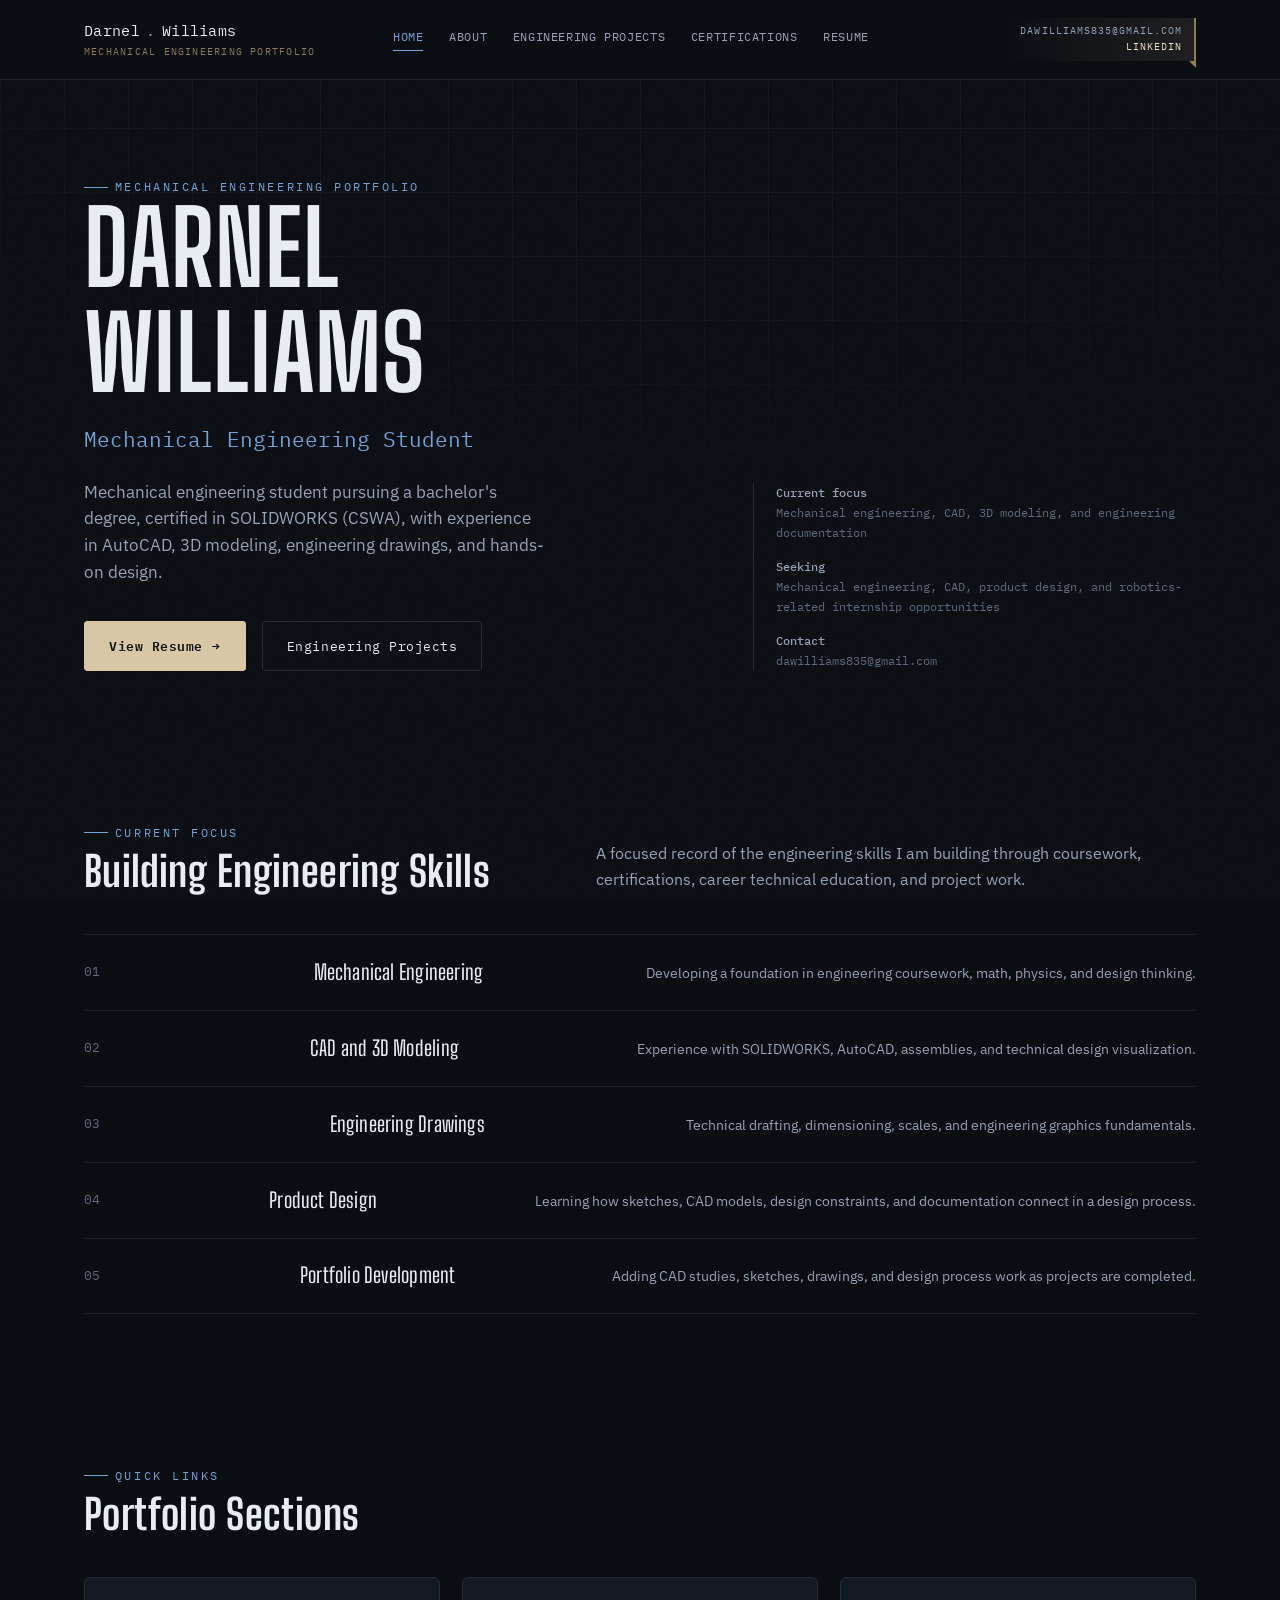
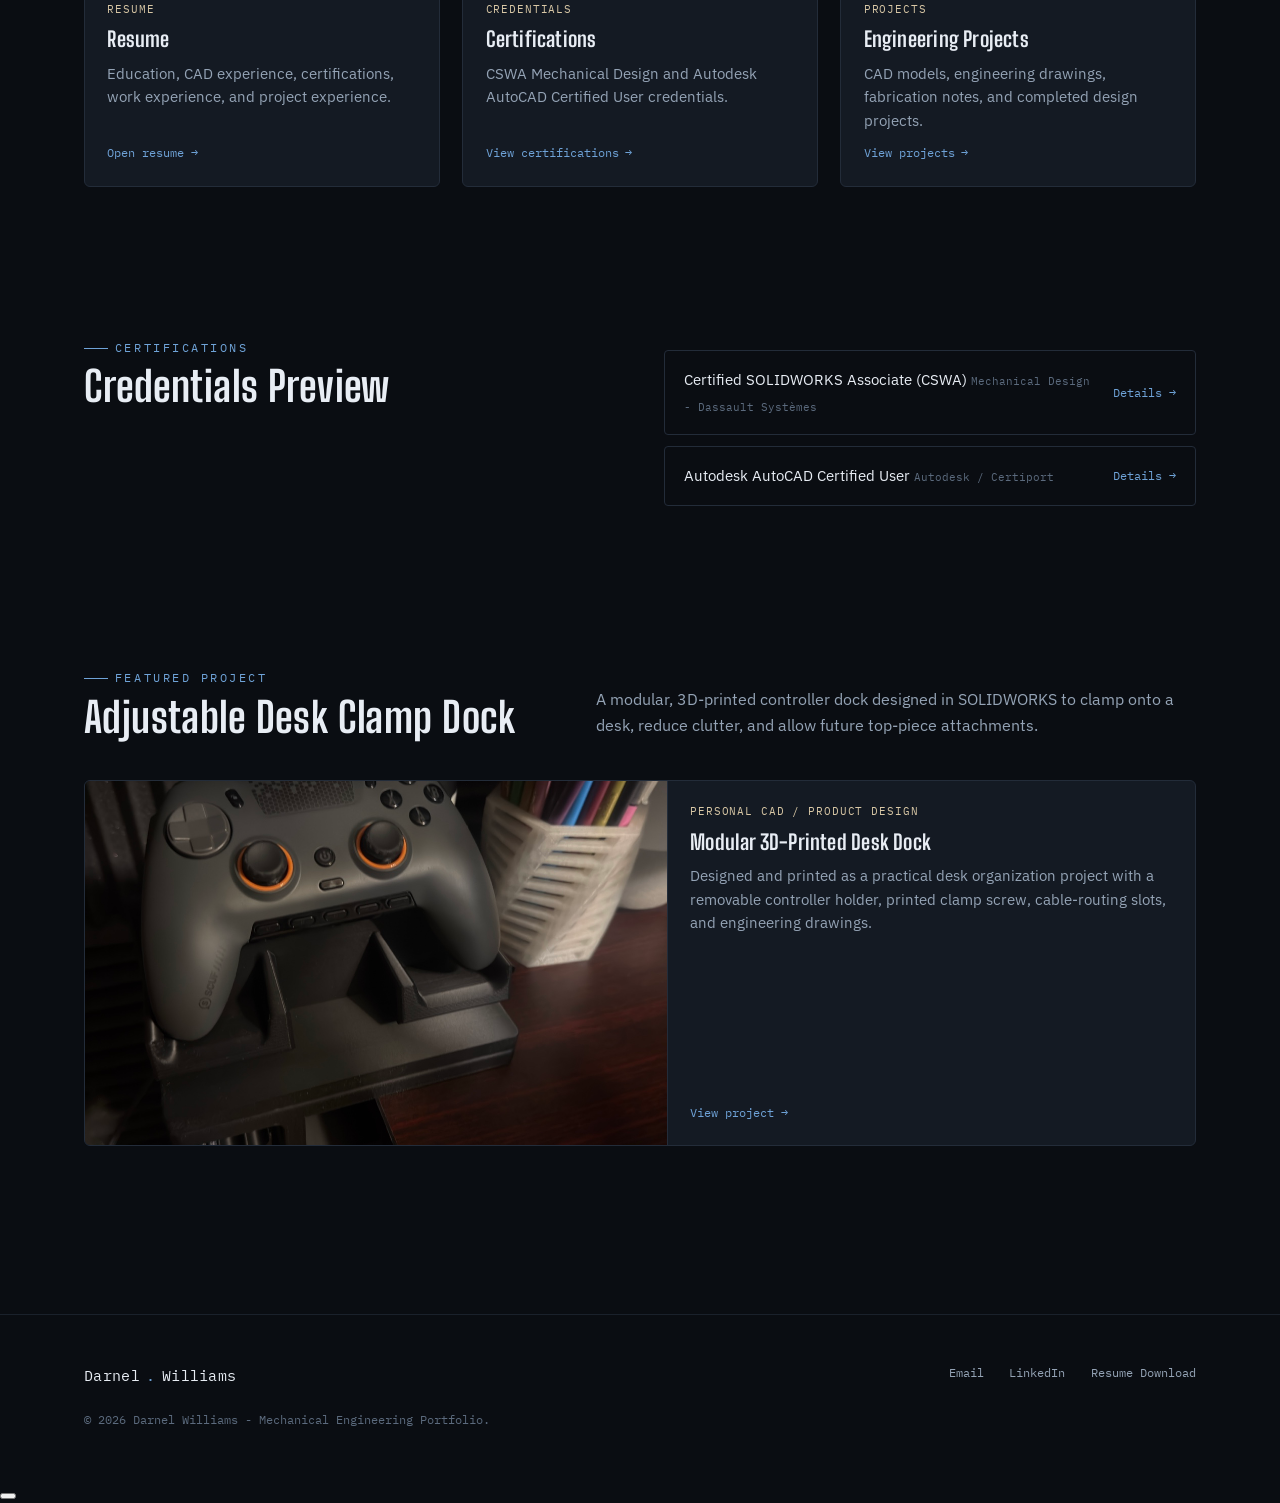
<file: index.html>
<!DOCTYPE html>
<html lang="en">
<head>
  <meta charset="UTF-8" />
  <meta name="viewport" content="width=device-width, initial-scale=1.0" />
  <title>Darnel Williams - Mechanical Engineering Portfolio</title>
  <meta name="description" content="Mechanical engineering student portfolio for Darnel Williams, focused on CAD, mechanical design, engineering drawings, product design, and robotics." />
  <link rel="preconnect" href="https://fonts.googleapis.com" />
  <link rel="preconnect" href="https://fonts.gstatic.com" crossorigin />
  <link href="https://fonts.googleapis.com/css2?family=Big+Shoulders:wght@500;600;700&family=IBM+Plex+Sans:wght@400;500;600&family=IBM+Plex+Mono:wght@400;500&display=swap" rel="stylesheet" />
  <link rel="stylesheet" href="css/style.css?v=20260726-project-gallery-2" />
</head>
<body>
  <div class="scroll-progress"></div>

  <header class="site-header">
    <div class="container nav">
      <a class="nav-brand" href="index.html">
        <span class="nav-mark">Darnel<span class="dot">.</span>Williams</span>
        <span class="nav-subtitle">Mechanical Engineering Portfolio</span>
      </a>
      <div class="nav-contact" aria-label="Contact links">
        <a href="mailto:dawilliams835@gmail.com">dawilliams835@gmail.com</a>
        <a href="https://linkedin.com/in/darnelwilliams030106/" target="_blank" rel="noopener">LinkedIn</a>
      </div>
      <nav class="nav-links" id="nav-links">
        <a href="index.html">Home</a>
        <a href="about.html">About</a>
        <a href="projects.html">Engineering Projects</a>
        <a href="certifications.html">Certifications</a>
        <a href="resume.html">Resume</a>
      </nav>
      <button class="nav-toggle" aria-label="Toggle navigation" aria-expanded="false">
        <svg width="18" height="18" viewBox="0 0 18 18" fill="none"><path d="M1 4H17M1 9H17M1 14H17" stroke="currentColor" stroke-width="1.5"/></svg>
      </button>
    </div>
  </header>

  <main>
    <section class="hero">
      <div class="container hero-grid">
        <div>
          <span class="eyebrow reveal">Mechanical Engineering Portfolio</span>
          <h1 class="hero-name reveal reveal-delay-1">Darnel<br />Williams</h1>
          <p class="hero-role reveal reveal-delay-2">Mechanical Engineering Student</p>
          <p class="hero-desc reveal reveal-delay-2">Mechanical engineering student pursuing a bachelor's degree, certified in SOLIDWORKS (CSWA), with experience in AutoCAD, 3D modeling, engineering drawings, and hands-on design.</p>
          <div class="hero-actions reveal reveal-delay-3">
            <a href="resume.html" class="btn btn-primary">View Resume <span class="btn-arrow">&rarr;</span></a>
            <a href="projects.html" class="btn">Engineering Projects</a>
          </div>
        </div>
        <div class="hero-meta reveal reveal-delay-4">
          <div><strong>Current focus</strong>Mechanical engineering, CAD, 3D modeling, and engineering documentation</div>
          <div><strong>Seeking</strong>Mechanical engineering, CAD, product design, and robotics-related internship opportunities</div>
          <div><strong>Contact</strong><a href="mailto:dawilliams835@gmail.com">dawilliams835@gmail.com</a></div>
        </div>
      </div>
    </section>

    <section class="section">
      <div class="container">
        <div class="section-head reveal">
          <div>
            <span class="eyebrow">Current Focus</span>
            <h2 class="section-title">Building Engineering Skills</h2>
          </div>
          <p class="section-lede">A focused record of the engineering skills I am building through coursework, certifications, career technical education, and project work.</p>
        </div>
        <div class="skill-list">
          <div class="skill-row reveal">
            <span class="skill-index">01</span>
            <span class="skill-name">Mechanical Engineering</span>
            <span class="skill-desc">Developing a foundation in engineering coursework, math, physics, and design thinking.</span>
          </div>
          <div class="skill-row reveal">
            <span class="skill-index">02</span>
            <span class="skill-name">CAD and 3D Modeling</span>
            <span class="skill-desc">Experience with SOLIDWORKS, AutoCAD, assemblies, and technical design visualization.</span>
          </div>
          <div class="skill-row reveal">
            <span class="skill-index">03</span>
            <span class="skill-name">Engineering Drawings</span>
            <span class="skill-desc">Technical drafting, dimensioning, scales, and engineering graphics fundamentals.</span>
          </div>
          <div class="skill-row reveal">
            <span class="skill-index">04</span>
            <span class="skill-name">Product Design</span>
            <span class="skill-desc">Learning how sketches, CAD models, design constraints, and documentation connect in a design process.</span>
          </div>
          <div class="skill-row reveal">
            <span class="skill-index">05</span>
            <span class="skill-name">Portfolio Development</span>
            <span class="skill-desc">Adding CAD studies, sketches, drawings, and design process work as projects are completed.</span>
          </div>
        </div>
      </div>
    </section>

    <section class="section">
      <div class="container">
        <div class="section-head reveal">
          <div>
            <span class="eyebrow">Quick Links</span>
            <h2 class="section-title">Portfolio Sections</h2>
          </div>
        </div>
        <div class="card-grid">
          <a class="card reveal" href="resume.html">
            <div class="card-body">
              <span class="card-tag">Resume</span>
              <h3 class="card-title">Resume</h3>
              <p class="card-text">Education, CAD experience, certifications, work experience, and project experience.</p>
              <span class="card-link">Open resume <span class="btn-arrow">&rarr;</span></span>
            </div>
          </a>
          <a class="card reveal reveal-delay-1" href="certifications.html">
            <div class="card-body">
              <span class="card-tag">Credentials</span>
              <h3 class="card-title">Certifications</h3>
              <p class="card-text">CSWA Mechanical Design and Autodesk AutoCAD Certified User credentials.</p>
              <span class="card-link">View certifications <span class="btn-arrow">&rarr;</span></span>
            </div>
          </a>
          <a class="card reveal reveal-delay-2" href="projects.html">
            <div class="card-body">
              <span class="card-tag">Projects</span>
              <h3 class="card-title">Engineering Projects</h3>
              <p class="card-text">CAD models, engineering drawings, fabrication notes, and completed design projects.</p>
              <span class="card-link">View projects <span class="btn-arrow">&rarr;</span></span>
            </div>
          </a>
        </div>
      </div>
    </section>

    <section class="section">
      <div class="container two-col">
        <div class="reveal">
          <span class="eyebrow">Certifications</span>
          <h2 class="section-title">Credentials Preview</h2>
        </div>
        <div class="download-list reveal reveal-delay-1">
          <a class="download-row" href="certifications.html">
            <span>
              <span class="download-name">Certified SOLIDWORKS Associate (CSWA)</span>
              <span class="download-meta">Mechanical Design - Dassault Syst&egrave;mes</span>
            </span>
            <span class="download-link">Details &rarr;</span>
          </a>
          <a class="download-row" href="certifications.html">
            <span>
              <span class="download-name">Autodesk AutoCAD Certified User</span>
              <span class="download-meta">Autodesk / Certiport</span>
            </span>
            <span class="download-link">Details &rarr;</span>
          </a>
        </div>
      </div>
    </section>

    <section class="section">
      <div class="container">
        <div class="section-head reveal">
          <div>
            <span class="eyebrow">Featured Project</span>
            <h2 class="section-title">Adjustable Desk Clamp Dock</h2>
          </div>
          <p class="section-lede">A modular, 3D-printed controller dock designed in SOLIDWORKS to clamp onto a desk, reduce clutter, and allow future top-piece attachments.</p>
        </div>
        <a class="card project-card-wide reveal" href="projects.html">
          <div class="card-media">
            <img src="assets/images/projects/adjustable-desk-clamp-dock/controller-dock-in-use.jpeg" alt="3D printed adjustable desk clamp dock holding a game controller" />
          </div>
          <div class="card-body">
            <span class="card-tag">Personal CAD / Product Design</span>
            <h3 class="card-title">Modular 3D-Printed Desk Dock</h3>
            <p class="card-text">Designed and printed as a practical desk organization project with a removable controller holder, printed clamp screw, cable-routing slots, and engineering drawings.</p>
            <span class="card-link">View project <span class="btn-arrow">&rarr;</span></span>
          </div>
        </a>
      </div>
    </section>
  </main>

  <footer class="site-footer">
    <div class="container footer-grid">
      <div>
        <div class="nav-mark">Darnel<span class="dot">.</span>Williams</div>
        <p class="footer-note">&copy; <span id="year"></span> Darnel Williams - Mechanical Engineering Portfolio.</p>
      </div>
      <div class="footer-links">
        <a href="mailto:dawilliams835@gmail.com">Email</a>
        <a href="https://linkedin.com/in/darnelwilliams030106/" target="_blank" rel="noopener">LinkedIn</a>
        <a href="assets/resume/resume.pdf?v=20261117-resume-2" download>Resume Download</a>
      </div>
    </div>
  </footer>

  <script src="js/main.js?v=20260726-project-gallery-2"></script>
  <script>document.getElementById("year").textContent = new Date().getFullYear();</script>
</body>
</html>
</file>
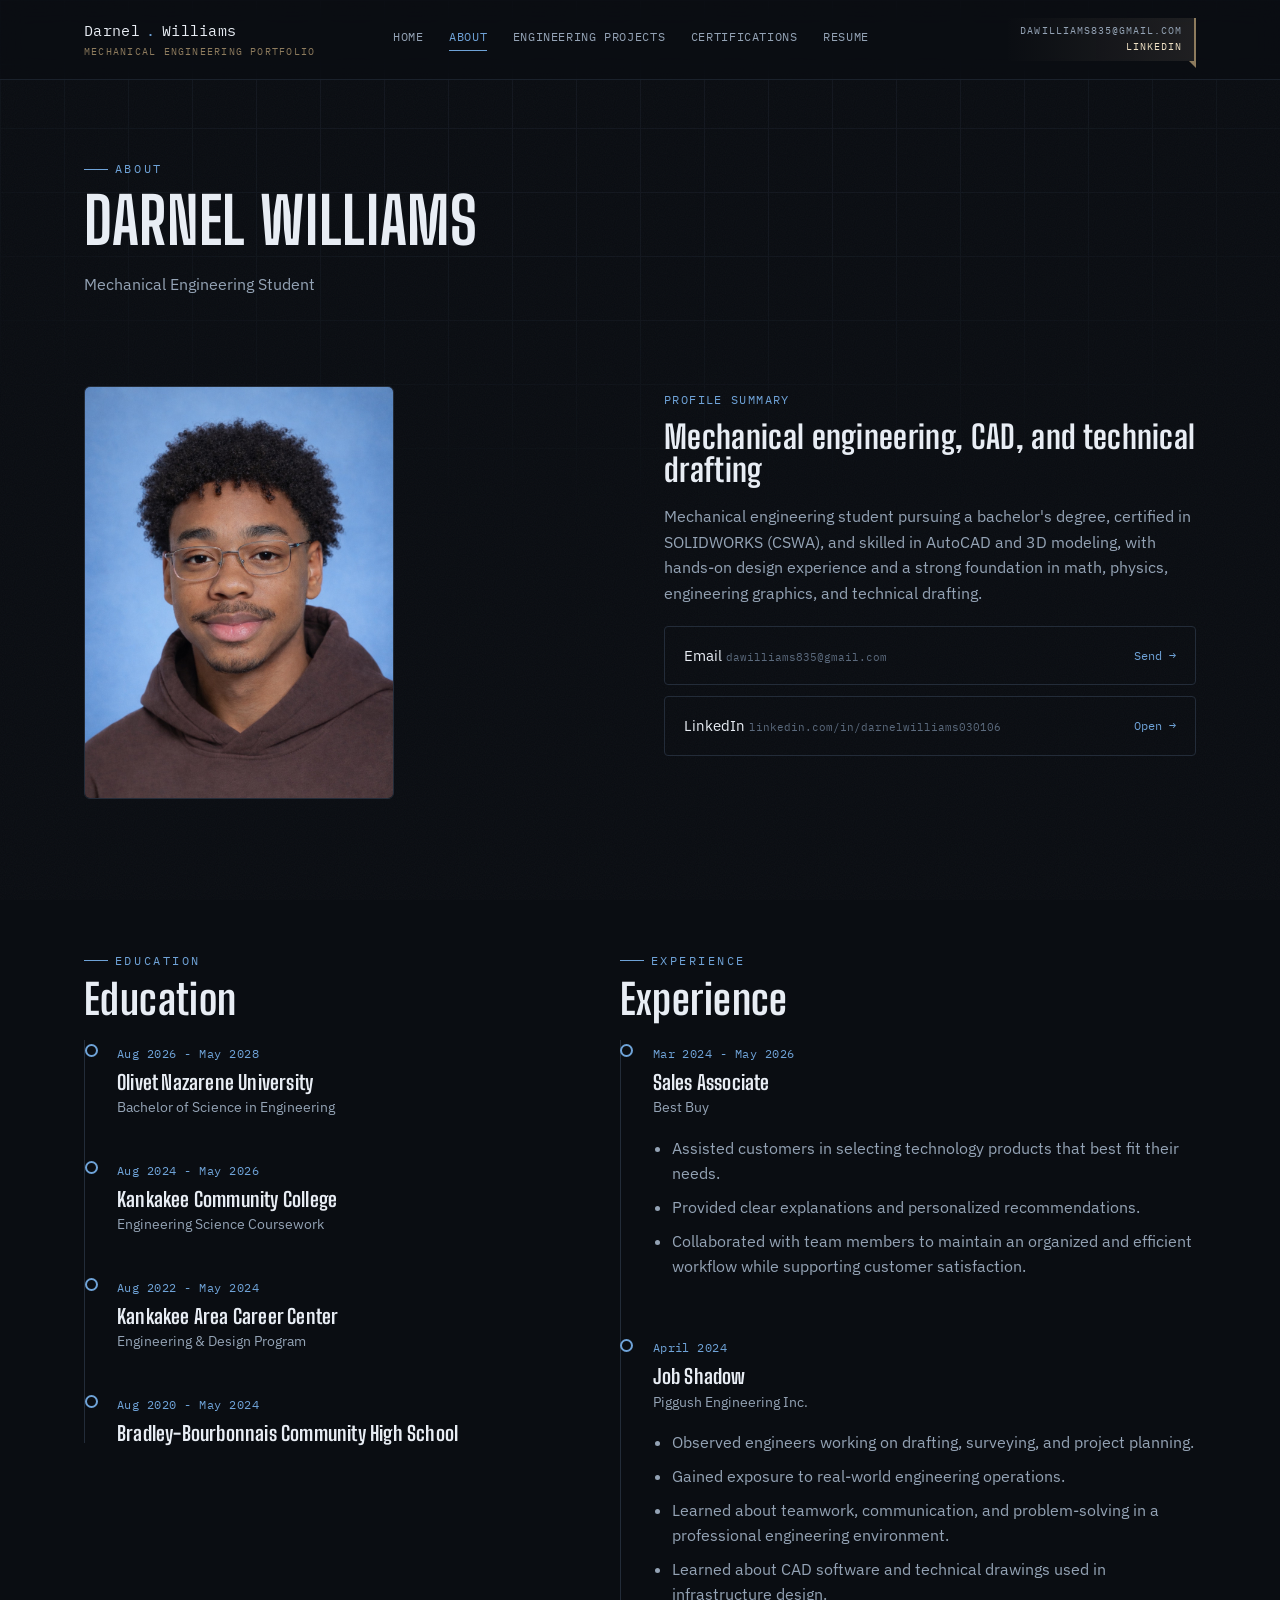
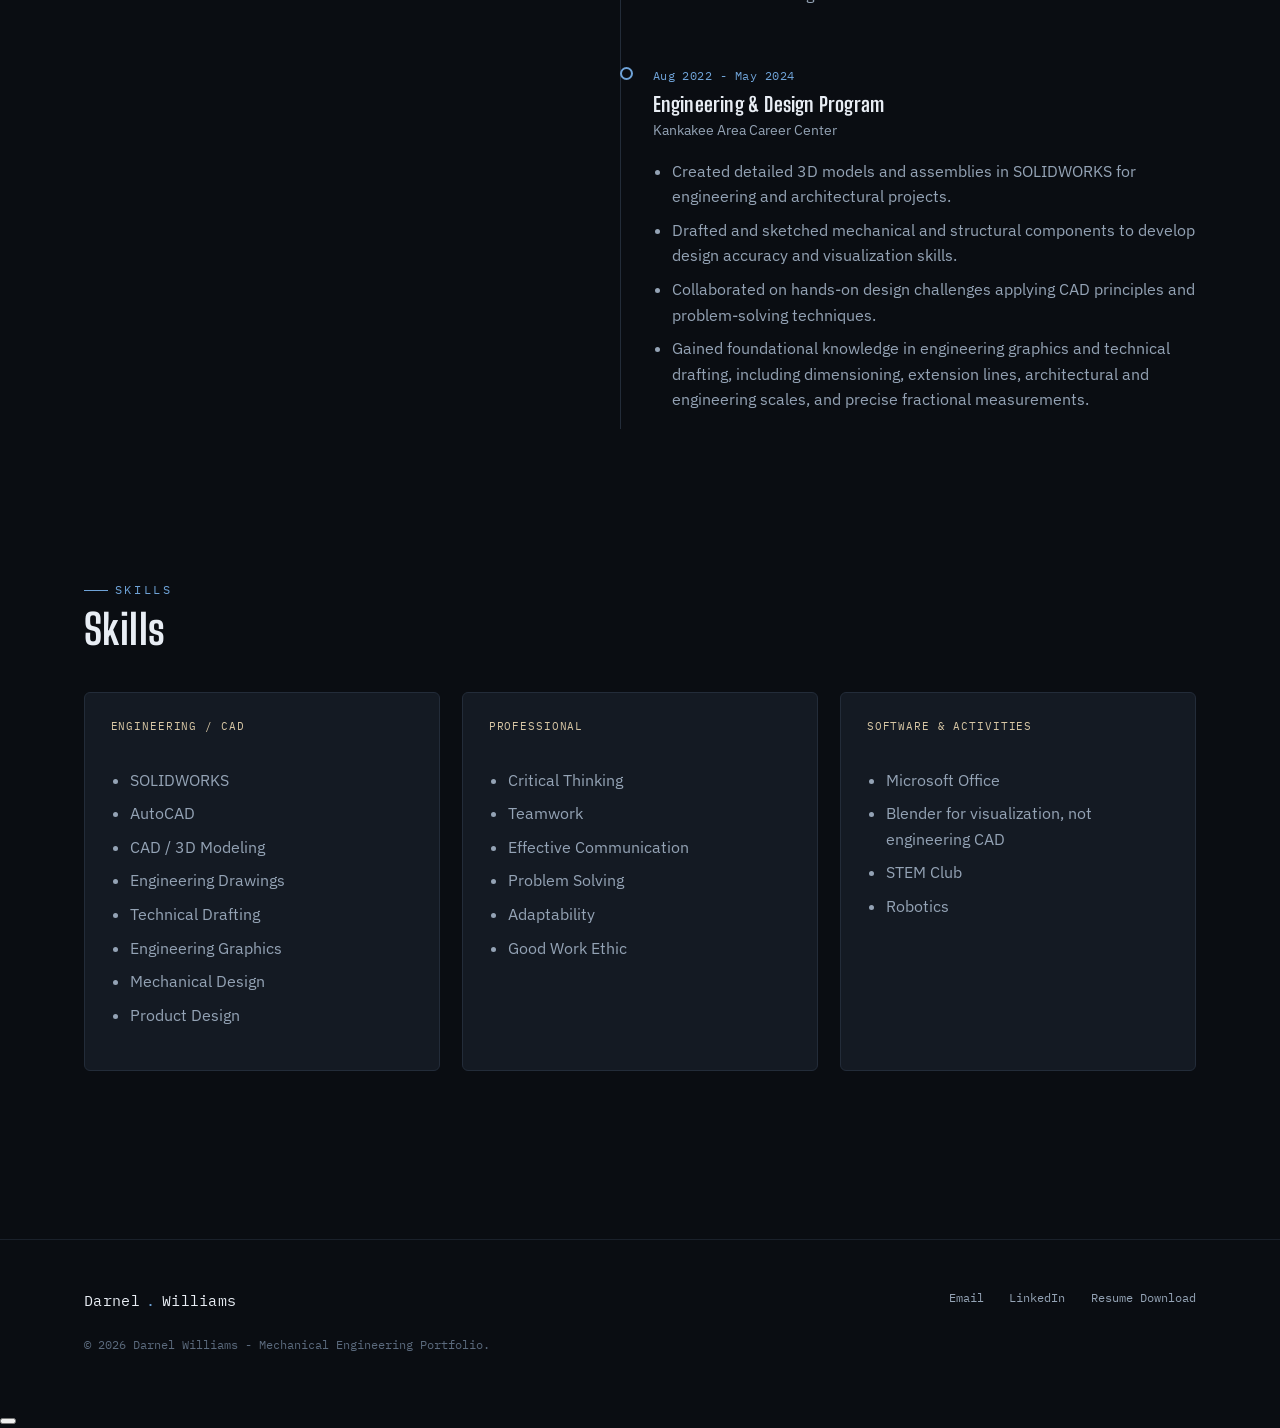
<file: about.html>
<!DOCTYPE html>
<html lang="en">
<head>
  <meta charset="UTF-8" />
  <meta name="viewport" content="width=device-width, initial-scale=1.0" />
  <title>About - Darnel Williams</title>
  <link rel="preconnect" href="https://fonts.googleapis.com" />
  <link rel="preconnect" href="https://fonts.gstatic.com" crossorigin />
  <link href="https://fonts.googleapis.com/css2?family=Big+Shoulders:wght@500;600;700&family=IBM+Plex+Sans:wght@400;500;600&family=IBM+Plex+Mono:wght@400;500&display=swap" rel="stylesheet" />
  <link rel="stylesheet" href="css/style.css?v=20260726-project-gallery-2" />
</head>
<body>
  <div class="scroll-progress"></div>

  <header class="site-header">
    <div class="container nav">
      <a class="nav-brand" href="index.html">
        <span class="nav-mark">Darnel<span class="dot">.</span>Williams</span>
        <span class="nav-subtitle">Mechanical Engineering Portfolio</span>
      </a>
      <div class="nav-contact" aria-label="Contact links">
        <a href="mailto:dawilliams835@gmail.com">dawilliams835@gmail.com</a>
        <a href="https://linkedin.com/in/darnelwilliams030106/" target="_blank" rel="noopener">LinkedIn</a>
      </div>
      <nav class="nav-links" id="nav-links">
        <a href="index.html">Home</a>
        <a href="about.html">About</a>
        <a href="projects.html">Engineering Projects</a>
        <a href="certifications.html">Certifications</a>
        <a href="resume.html">Resume</a>
      </nav>
      <button class="nav-toggle" aria-label="Toggle navigation" aria-expanded="false">
        <svg width="18" height="18" viewBox="0 0 18 18" fill="none"><path d="M1 4H17M1 9H17M1 14H17" stroke="currentColor" stroke-width="1.5"/></svg>
      </button>
    </div>
  </header>

  <main>
    <section class="page-intro">
      <div class="container">
        <span class="eyebrow reveal">About</span>
        <h1 class="page-title reveal reveal-delay-1">Darnel Williams</h1>
        <p class="page-desc reveal reveal-delay-2">Mechanical Engineering Student</p>
      </div>
    </section>

    <section class="section">
      <div class="container two-col">
        <div class="reveal">
          <div class="project-hero-media profile-photo">
            <img src="assets/images/profile/profile.png" alt="Portrait of Darnel Williams" />
          </div>
        </div>
        <div class="reveal reveal-delay-1">
          <span class="detail-label">Profile Summary</span>
          <h2 class="detail-title">Mechanical engineering, CAD, and technical drafting</h2>
          <div class="detail-body">
            <p>Mechanical engineering student pursuing a bachelor's degree, certified in SOLIDWORKS (CSWA), and skilled in AutoCAD and 3D modeling, with hands-on design experience and a strong foundation in math, physics, engineering graphics, and technical drafting.</p>
          </div>
          <div class="download-list">
            <a class="download-row" href="mailto:dawilliams835@gmail.com">
              <span>
                <span class="download-name">Email</span>
                <span class="download-meta">dawilliams835@gmail.com</span>
              </span>
              <span class="download-link">Send &rarr;</span>
            </a>
            <a class="download-row" href="https://linkedin.com/in/darnelwilliams030106/" target="_blank" rel="noopener">
              <span>
                <span class="download-name">LinkedIn</span>
                <span class="download-meta">linkedin.com/in/darnelwilliams030106</span>
              </span>
              <span class="download-link">Open &rarr;</span>
            </a>
          </div>
        </div>
      </div>
    </section>

    <section class="section">
      <div class="container about-split">
        <div>
          <div class="section-head reveal">
            <div>
              <span class="eyebrow">Education</span>
              <h2 class="section-title">Education</h2>
            </div>
          </div>
          <div class="timeline">
            <div class="timeline-item reveal">
              <span class="timeline-date">Aug 2026 - May 2028</span>
              <h3 class="timeline-title">Olivet Nazarene University</h3>
              <p class="timeline-org">Bachelor of Science in Engineering</p>
            </div>
            <div class="timeline-item reveal">
              <span class="timeline-date">Aug 2024 - May 2026</span>
              <h3 class="timeline-title">Kankakee Community College</h3>
              <p class="timeline-org">Engineering Science Coursework</p>
            </div>
            <div class="timeline-item reveal">
              <span class="timeline-date">Aug 2022 - May 2024</span>
              <h3 class="timeline-title">Kankakee Area Career Center</h3>
              <p class="timeline-org">Engineering &amp; Design Program</p>
            </div>
            <div class="timeline-item reveal">
              <span class="timeline-date">Aug 2020 - May 2024</span>
              <h3 class="timeline-title">Bradley-Bourbonnais Community High School</h3>
            </div>
          </div>
        </div>
        <div>
          <div class="section-head reveal">
            <div>
              <span class="eyebrow">Experience</span>
              <h2 class="section-title">Experience</h2>
            </div>
          </div>
          <div class="timeline">
            <div class="timeline-item reveal">
              <span class="timeline-date">Mar 2024 - May 2026</span>
              <h3 class="timeline-title">Sales Associate</h3>
              <p class="timeline-org">Best Buy</p>
              <ul class="detail-list">
                <li>Assisted customers in selecting technology products that best fit their needs.</li>
                <li>Provided clear explanations and personalized recommendations.</li>
                <li>Collaborated with team members to maintain an organized and efficient workflow while supporting customer satisfaction.</li>
              </ul>
            </div>
            <div class="timeline-item reveal">
              <span class="timeline-date">April 2024</span>
              <h3 class="timeline-title">Job Shadow</h3>
              <p class="timeline-org">Piggush Engineering Inc.</p>
              <ul class="detail-list">
                <li>Observed engineers working on drafting, surveying, and project planning.</li>
                <li>Gained exposure to real-world engineering operations.</li>
                <li>Learned about teamwork, communication, and problem-solving in a professional engineering environment.</li>
                <li>Learned about CAD software and technical drawings used in infrastructure design.</li>
              </ul>
            </div>
            <div class="timeline-item reveal">
              <span class="timeline-date">Aug 2022 - May 2024</span>
              <h3 class="timeline-title">Engineering &amp; Design Program</h3>
              <p class="timeline-org">Kankakee Area Career Center</p>
              <ul class="detail-list">
                <li>Created detailed 3D models and assemblies in SOLIDWORKS for engineering and architectural projects.</li>
                <li>Drafted and sketched mechanical and structural components to develop design accuracy and visualization skills.</li>
                <li>Collaborated on hands-on design challenges applying CAD principles and problem-solving techniques.</li>
                <li>Gained foundational knowledge in engineering graphics and technical drafting, including dimensioning, extension lines, architectural and engineering scales, and precise fractional measurements.</li>
              </ul>
            </div>
          </div>
        </div>
      </div>
    </section>

    <section class="section">
      <div class="container">
        <div class="section-head reveal">
          <div>
            <span class="eyebrow">Skills</span>
            <h2 class="section-title">Skills</h2>
          </div>
        </div>
        <div class="card-grid">
          <div class="cert-card reveal">
            <span class="card-tag">Engineering / CAD</span>
            <ul class="detail-list">
              <li>SOLIDWORKS</li>
              <li>AutoCAD</li>
              <li>CAD / 3D Modeling</li>
              <li>Engineering Drawings</li>
              <li>Technical Drafting</li>
              <li>Engineering Graphics</li>
              <li>Mechanical Design</li>
              <li>Product Design</li>
            </ul>
          </div>
          <div class="cert-card reveal reveal-delay-1">
            <span class="card-tag">Professional</span>
            <ul class="detail-list">
              <li>Critical Thinking</li>
              <li>Teamwork</li>
              <li>Effective Communication</li>
              <li>Problem Solving</li>
              <li>Adaptability</li>
              <li>Good Work Ethic</li>
            </ul>
          </div>
          <div class="cert-card reveal reveal-delay-2">
            <span class="card-tag">Software &amp; Activities</span>
            <ul class="detail-list">
              <li>Microsoft Office</li>
              <li>Blender for visualization, not engineering CAD</li>
              <li>STEM Club</li>
              <li>Robotics</li>
            </ul>
          </div>
        </div>
      </div>
    </section>
  </main>

  <footer class="site-footer">
    <div class="container footer-grid">
      <div>
        <div class="nav-mark">Darnel<span class="dot">.</span>Williams</div>
        <p class="footer-note">&copy; <span id="year"></span> Darnel Williams - Mechanical Engineering Portfolio.</p>
      </div>
      <div class="footer-links">
        <a href="mailto:dawilliams835@gmail.com">Email</a>
        <a href="https://linkedin.com/in/darnelwilliams030106/" target="_blank" rel="noopener">LinkedIn</a>
        <a href="assets/resume/resume.pdf?v=20261117-resume-2" download>Resume Download</a>
      </div>
    </div>
  </footer>

  <script src="js/main.js?v=20260726-project-gallery-2"></script>
  <script>document.getElementById("year").textContent = new Date().getFullYear();</script>
</body>
</html>
</file>
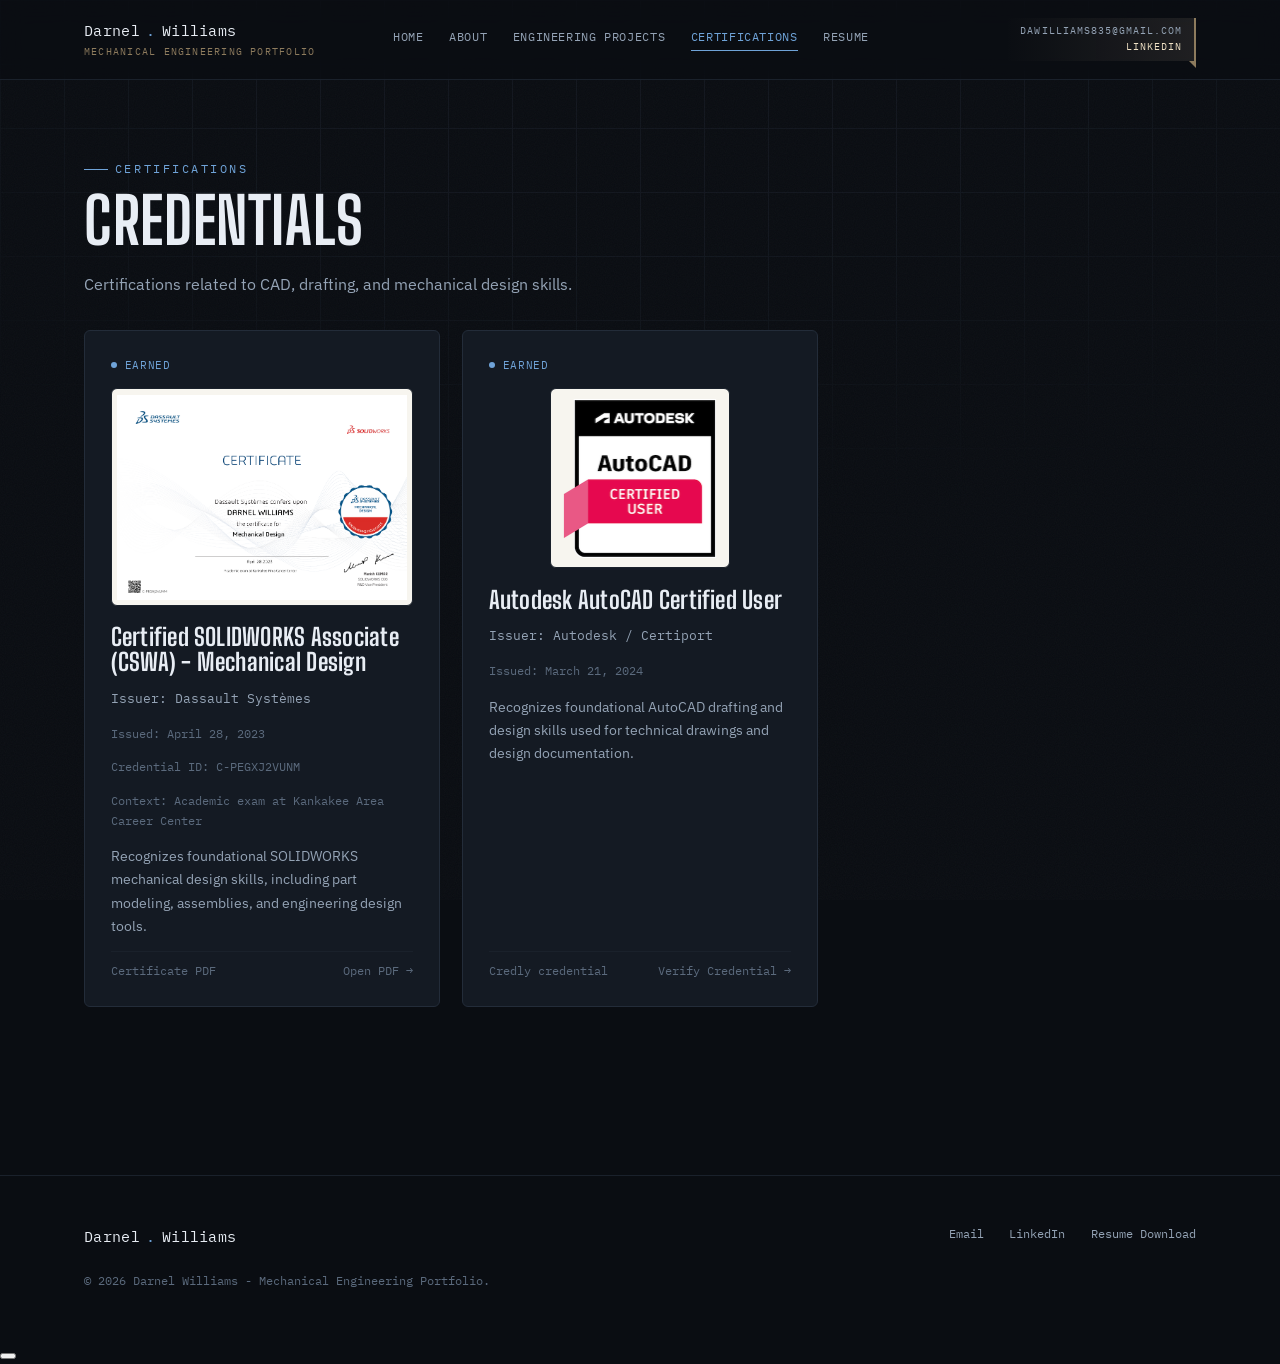
<file: certifications.html>
<!DOCTYPE html>
<html lang="en">
<head>
  <meta charset="UTF-8" />
  <meta name="viewport" content="width=device-width, initial-scale=1.0" />
  <title>Certifications - Darnel Williams</title>
  <link rel="preconnect" href="https://fonts.googleapis.com" />
  <link rel="preconnect" href="https://fonts.gstatic.com" crossorigin />
  <link href="https://fonts.googleapis.com/css2?family=Big+Shoulders:wght@500;600;700&family=IBM+Plex+Sans:wght@400;500;600&family=IBM+Plex+Mono:wght@400;500&display=swap" rel="stylesheet" />
  <link rel="stylesheet" href="css/style.css?v=20260726-project-gallery-2" />
</head>
<body>
  <div class="scroll-progress"></div>

  <header class="site-header">
    <div class="container nav">
      <a class="nav-brand" href="index.html">
        <span class="nav-mark">Darnel<span class="dot">.</span>Williams</span>
        <span class="nav-subtitle">Mechanical Engineering Portfolio</span>
      </a>
      <div class="nav-contact" aria-label="Contact links">
        <a href="mailto:dawilliams835@gmail.com">dawilliams835@gmail.com</a>
        <a href="https://linkedin.com/in/darnelwilliams030106/" target="_blank" rel="noopener">LinkedIn</a>
      </div>
      <nav class="nav-links" id="nav-links">
        <a href="index.html">Home</a>
        <a href="about.html">About</a>
        <a href="projects.html">Engineering Projects</a>
        <a href="certifications.html">Certifications</a>
        <a href="resume.html">Resume</a>
      </nav>
      <button class="nav-toggle" aria-label="Toggle navigation" aria-expanded="false">
        <svg width="18" height="18" viewBox="0 0 18 18" fill="none"><path d="M1 4H17M1 9H17M1 14H17" stroke="currentColor" stroke-width="1.5"/></svg>
      </button>
    </div>
  </header>

  <main>
    <section class="page-intro">
      <div class="container">
        <span class="eyebrow reveal">Certifications</span>
        <h1 class="page-title reveal reveal-delay-1">Credentials</h1>
        <p class="page-desc reveal reveal-delay-2">Certifications related to CAD, drafting, and mechanical design skills.</p>
      </div>
    </section>

    <section class="section" style="padding-top: 1rem;">
      <div class="container">
        <div class="card-grid">
          <div class="cert-card reveal">
            <span class="cert-status earned"><span class="dot"></span>Earned</span>
            <div class="cert-media cert-media-wide">
              <img src="assets/certifications/cswa-preview.png" alt="Certified SOLIDWORKS Associate certificate preview" />
            </div>
            <h2 class="cert-title">Certified SOLIDWORKS Associate (CSWA) - Mechanical Design</h2>
            <p class="cert-issuer">Issuer: Dassault Syst&egrave;mes</p>
            <p class="cert-meta">Issued: April 28, 2023</p>
            <p class="cert-meta">Credential ID: C-PEGXJ2VUNM</p>
            <p class="cert-meta">Context: Academic exam at Kankakee Area Career Center</p>
            <p class="cert-desc">Recognizes foundational SOLIDWORKS mechanical design skills, including part modeling, assemblies, and engineering design tools.</p>
            <div class="cert-foot">
              <span>Certificate PDF</span>
              <a href="assets/certifications/cswa.pdf" target="_blank" rel="noopener">Open PDF &rarr;</a>
            </div>
          </div>

          <div class="cert-card reveal reveal-delay-1">
            <span class="cert-status earned"><span class="dot"></span>Earned</span>
            <div class="cert-media">
              <img src="assets/certifications/autodesk-autocad-certified-user.png" alt="Autodesk AutoCAD Certified User badge" />
            </div>
            <h2 class="cert-title">Autodesk AutoCAD Certified User</h2>
            <p class="cert-issuer">Issuer: Autodesk / Certiport</p>
            <p class="cert-meta">Issued: March 21, 2024</p>
            <p class="cert-desc">Recognizes foundational AutoCAD drafting and design skills used for technical drawings and design documentation.</p>
            <div class="cert-foot">
              <span>Credly credential</span>
              <a href="https://www.credly.com/badges/d47f176f-8694-49a4-93c8-50cc8884df56/public_url" target="_blank" rel="noopener">Verify Credential &rarr;</a>
            </div>
          </div>
        </div>
      </div>
    </section>
  </main>

  <footer class="site-footer">
    <div class="container footer-grid">
      <div>
        <div class="nav-mark">Darnel<span class="dot">.</span>Williams</div>
        <p class="footer-note">&copy; <span id="year"></span> Darnel Williams - Mechanical Engineering Portfolio.</p>
      </div>
      <div class="footer-links">
        <a href="mailto:dawilliams835@gmail.com">Email</a>
        <a href="https://linkedin.com/in/darnelwilliams030106/" target="_blank" rel="noopener">LinkedIn</a>
        <a href="assets/resume/resume.pdf?v=20261117-resume-2" download>Resume Download</a>
      </div>
    </div>
  </footer>

  <script src="js/main.js?v=20260726-project-gallery-2"></script>
  <script>document.getElementById("year").textContent = new Date().getFullYear();</script>
</body>
</html>
</file>
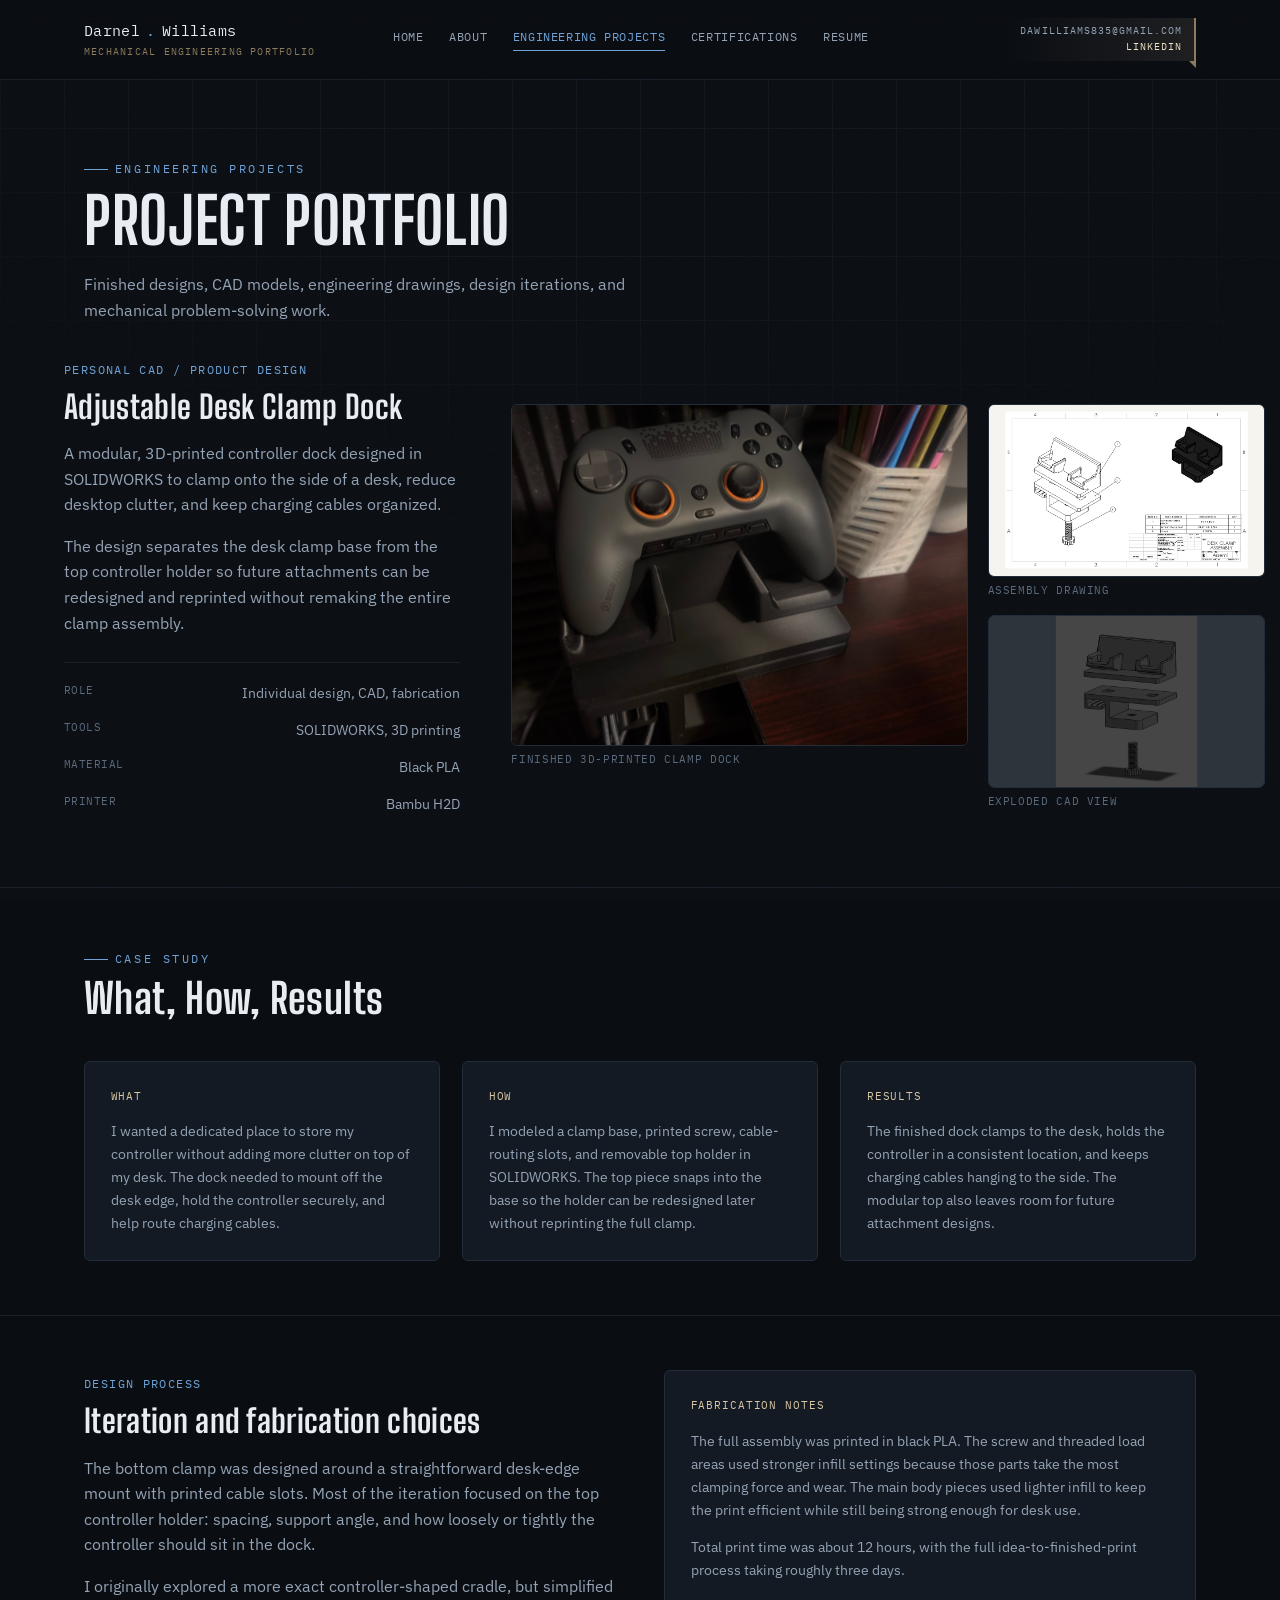
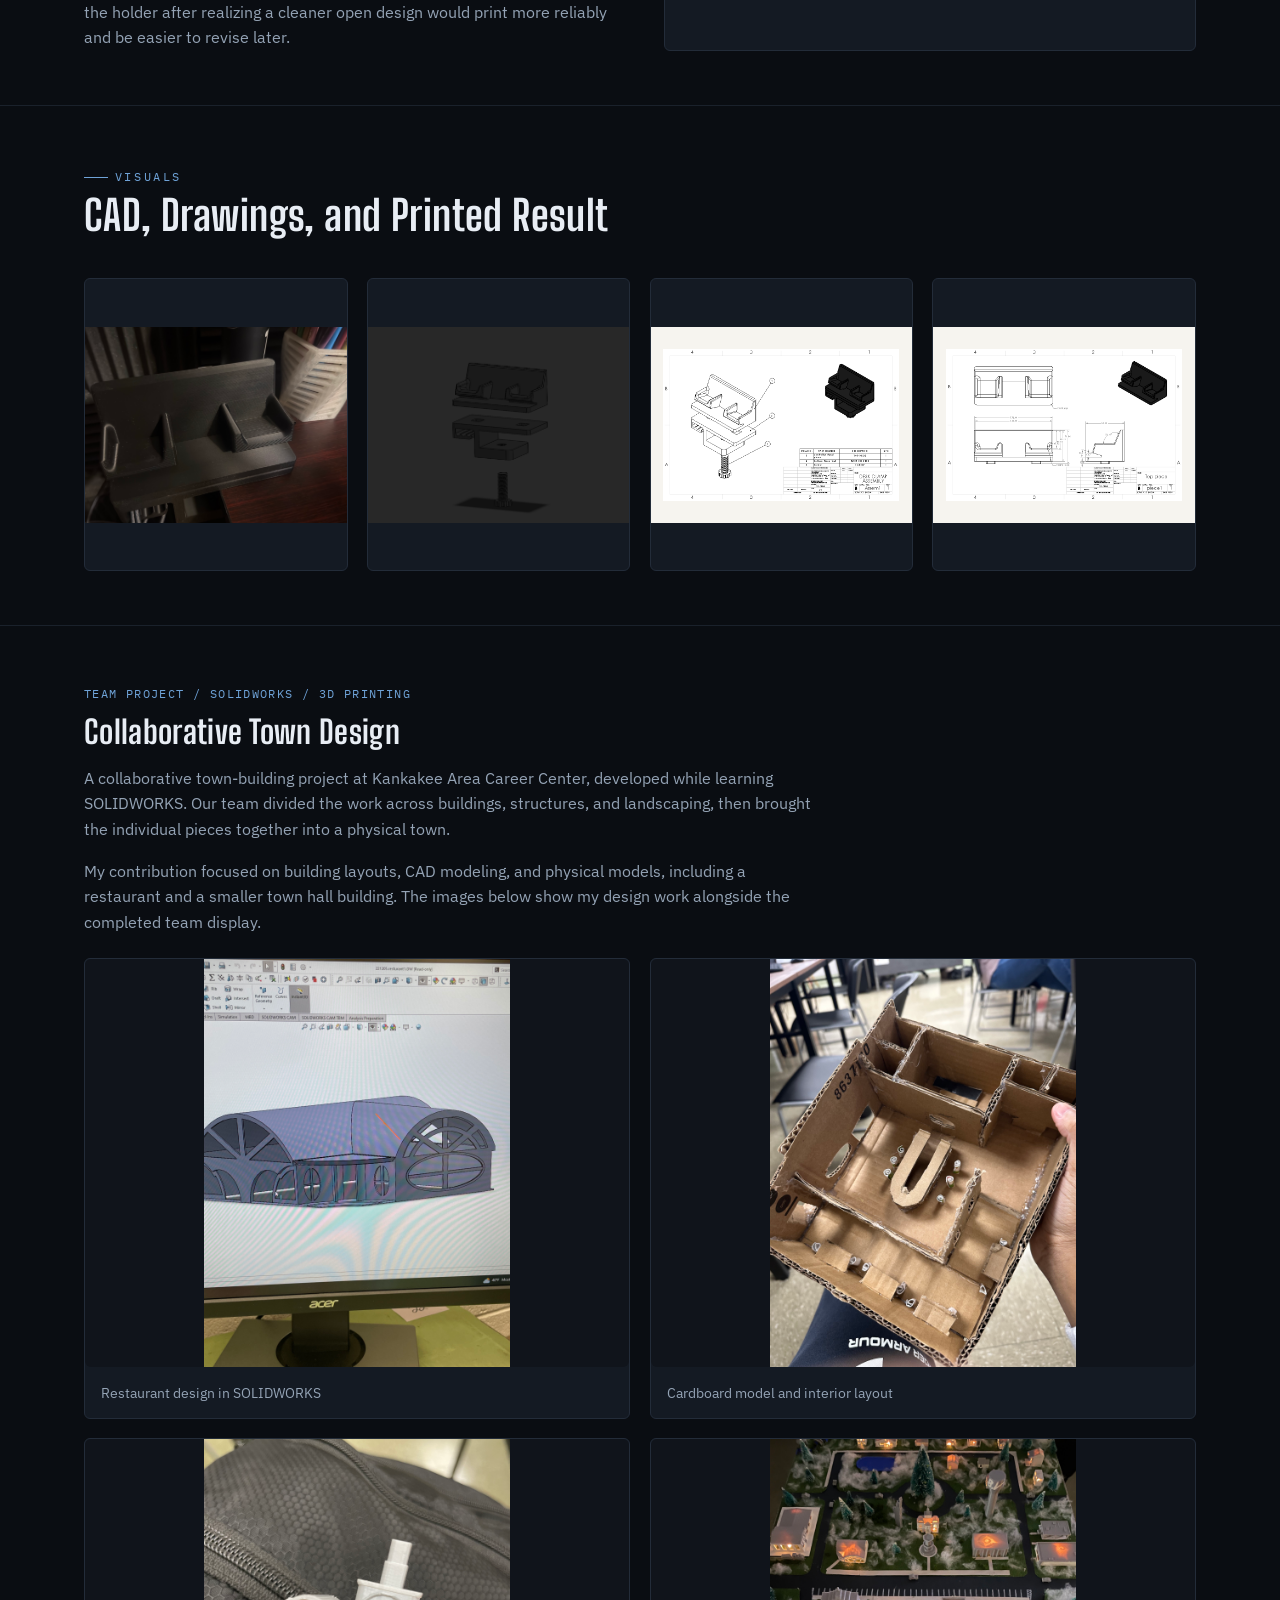
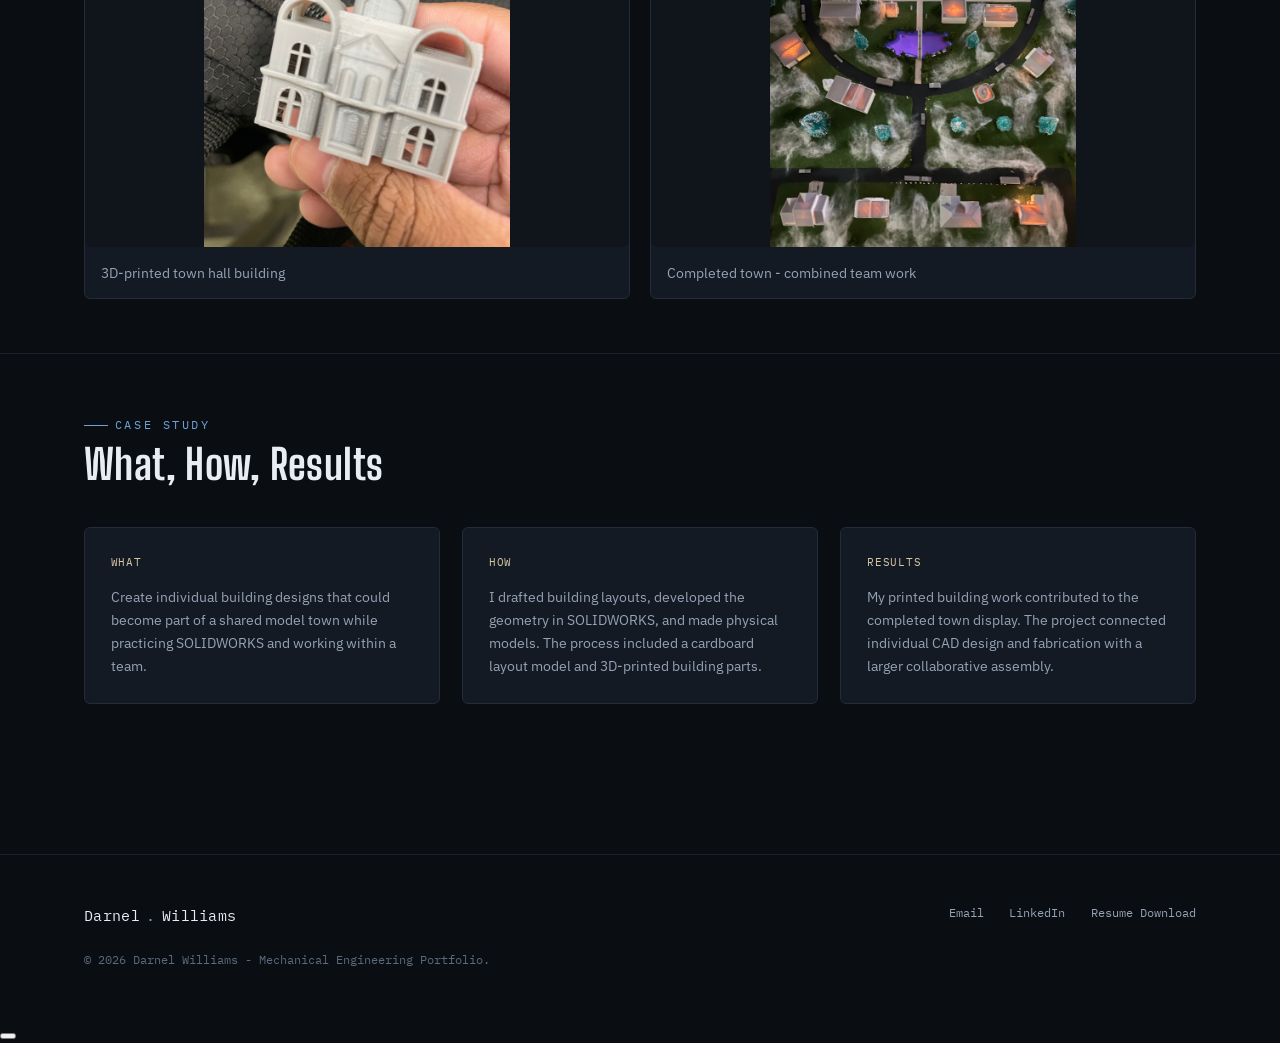
<file: projects.html>
<!DOCTYPE html>
<html lang="en">
<head>
  <meta charset="UTF-8" />
  <meta name="viewport" content="width=device-width, initial-scale=1.0" />
  <title>Engineering Projects - Darnel Williams</title>
  <link rel="preconnect" href="https://fonts.googleapis.com" />
  <link rel="preconnect" href="https://fonts.gstatic.com" crossorigin />
  <link href="https://fonts.googleapis.com/css2?family=Big+Shoulders:wght@500;600;700&family=IBM+Plex+Sans:wght@400;500;600&family=IBM+Plex+Mono:wght@400;500&display=swap" rel="stylesheet" />
  <link rel="stylesheet" href="css/style.css?v=20261117-town" />
</head>
<body>
  <div class="scroll-progress"></div>

  <header class="site-header">
    <div class="container nav">
      <a class="nav-brand" href="index.html">
        <span class="nav-mark">Darnel<span class="dot">.</span>Williams</span>
        <span class="nav-subtitle">Mechanical Engineering Portfolio</span>
      </a>
      <div class="nav-contact" aria-label="Contact links">
        <a href="mailto:dawilliams835@gmail.com">dawilliams835@gmail.com</a>
        <a href="https://linkedin.com/in/darnelwilliams030106/" target="_blank" rel="noopener">LinkedIn</a>
      </div>
      <nav class="nav-links" id="nav-links">
        <a href="index.html">Home</a>
        <a href="about.html">About</a>
        <a href="projects.html">Engineering Projects</a>
        <a href="certifications.html">Certifications</a>
        <a href="resume.html">Resume</a>
      </nav>
      <button class="nav-toggle" aria-label="Toggle navigation" aria-expanded="false">
        <svg width="18" height="18" viewBox="0 0 18 18" fill="none"><path d="M1 4H17M1 9H17M1 14H17" stroke="currentColor" stroke-width="1.5"/></svg>
      </button>
    </div>
  </header>

  <main>
    <section class="page-intro">
      <div class="container">
        <span class="eyebrow reveal">Engineering Projects</span>
        <h1 class="page-title reveal reveal-delay-1">Project Portfolio</h1>
        <p class="page-desc reveal reveal-delay-2">Finished designs, CAD models, engineering drawings, design iterations, and mechanical problem-solving work.</p>
      </div>
    </section>

    <section class="section" style="padding-top: 1rem;">
      <div class="container project-feature">
        <div class="reveal">
          <span class="detail-label">Personal CAD / Product Design</span>
          <h2 class="detail-title">Adjustable Desk Clamp Dock</h2>
          <div class="detail-body">
            <p>A modular, 3D-printed controller dock designed in SOLIDWORKS to clamp onto the side of a desk, reduce desktop clutter, and keep charging cables organized.</p>
            <p>The design separates the desk clamp base from the top controller holder so future attachments can be redesigned and reprinted without remaking the entire clamp assembly.</p>
          </div>
          <div class="project-facts">
            <div class="project-fact"><span class="k">Role</span><span class="v">Individual design, CAD, fabrication</span></div>
            <div class="project-fact"><span class="k">Tools</span><span class="v">SOLIDWORKS, 3D printing</span></div>
            <div class="project-fact"><span class="k">Material</span><span class="v">Black PLA</span></div>
            <div class="project-fact"><span class="k">Printer</span><span class="v">Bambu H2D</span></div>
          </div>
        </div>
        <div class="project-visual-stack reveal reveal-delay-1">
          <figure class="project-hero-media project-main-media">
            <button class="image-zoom" type="button" data-lightbox="assets/images/projects/adjustable-desk-clamp-dock/controller-dock-in-use.jpeg" data-lightbox-caption="Finished adjustable desk clamp dock holding a controller.">
              <img src="assets/images/projects/adjustable-desk-clamp-dock/controller-dock-in-use.jpeg" alt="3D printed adjustable desk clamp dock holding a game controller" />
            </button>
            <figcaption>Finished 3D-printed clamp dock</figcaption>
          </figure>
          <div class="project-side-media" aria-label="Supporting project visuals">
            <figure class="project-hero-media media-contain">
              <button class="image-zoom" type="button" data-lightbox="assets/images/projects/adjustable-desk-clamp-dock/desk-clamp-assembly-drawing.png" data-lightbox-caption="Assembly drawing with the removable controller holder, clamp body, and screw called out.">
                <img src="assets/images/projects/adjustable-desk-clamp-dock/desk-clamp-assembly-thumb.png" alt="Engineering drawing of the desk clamp dock assembly" />
              </button>
              <figcaption>Assembly drawing</figcaption>
            </figure>
            <figure class="project-hero-media">
              <button class="image-zoom" type="button" data-lightbox="assets/images/projects/adjustable-desk-clamp-dock/exploded-cad-view.png" data-lightbox-caption="Exploded CAD view showing the modular top holder, clamp base, and printed screw.">
                <img src="assets/images/projects/adjustable-desk-clamp-dock/exploded-cad-thumb.png" alt="Exploded SOLIDWORKS CAD view of the adjustable desk clamp dock" />
              </button>
              <figcaption>Exploded CAD view</figcaption>
            </figure>
          </div>
        </div>
      </div>
    </section>

    <section class="detail-section">
      <div class="container">
        <div class="section-head reveal">
          <div>
            <span class="eyebrow">Case Study</span>
            <h2 class="section-title">What, How, Results</h2>
          </div>
        </div>
        <div class="card-grid">
          <div class="cert-card reveal">
            <span class="card-tag">What</span>
            <p class="cert-desc">I wanted a dedicated place to store my controller without adding more clutter on top of my desk. The dock needed to mount off the desk edge, hold the controller securely, and help route charging cables.</p>
          </div>
          <div class="cert-card reveal reveal-delay-1">
            <span class="card-tag">How</span>
            <p class="cert-desc">I modeled a clamp base, printed screw, cable-routing slots, and removable top holder in SOLIDWORKS. The top piece snaps into the base so the holder can be redesigned later without reprinting the full clamp.</p>
          </div>
          <div class="cert-card reveal reveal-delay-2">
            <span class="card-tag">Results</span>
            <p class="cert-desc">The finished dock clamps to the desk, holds the controller in a consistent location, and keeps charging cables hanging to the side. The modular top also leaves room for future attachment designs.</p>
          </div>
        </div>
      </div>
    </section>

    <section class="detail-section">
      <div class="container two-col">
        <div class="reveal">
          <span class="detail-label">Design Process</span>
          <h2 class="detail-title">Iteration and fabrication choices</h2>
          <div class="detail-body">
            <p>The bottom clamp was designed around a straightforward desk-edge mount with printed cable slots. Most of the iteration focused on the top controller holder: spacing, support angle, and how loosely or tightly the controller should sit in the dock.</p>
            <p>I originally explored a more exact controller-shaped cradle, but simplified the holder after realizing a cleaner open design would print more reliably and be easier to revise later.</p>
          </div>
        </div>
        <div class="cert-card reveal reveal-delay-1">
          <span class="card-tag">Fabrication Notes</span>
          <p class="cert-desc">The full assembly was printed in black PLA. The screw and threaded load areas used stronger infill settings because those parts take the most clamping force and wear. The main body pieces used lighter infill to keep the print efficient while still being strong enough for desk use.</p>
          <p class="cert-desc">Total print time was about 12 hours, with the full idea-to-finished-print process taking roughly three days.</p>
        </div>
      </div>
    </section>

    <section class="detail-section">
      <div class="container">
        <div class="section-head reveal">
          <div>
            <span class="eyebrow">Visuals</span>
            <h2 class="section-title">CAD, Drawings, and Printed Result</h2>
          </div>
        </div>
        <div class="project-media-grid">
          <figure class="project-media-item reveal">
            <button class="image-zoom" type="button" data-lightbox="assets/images/projects/adjustable-desk-clamp-dock/controller-dock-empty.jpeg" data-lightbox-caption="Printed dock mounted to the desk, showing the controller holder and cable-routing slots.">
              <img src="assets/images/projects/adjustable-desk-clamp-dock/controller-dock-empty.jpeg" alt="Empty 3D printed desk clamp dock mounted to a desk" />
            </button>
            <figcaption>Printed dock mounted to the desk, showing the controller holder and cable-routing slots.</figcaption>
          </figure>
          <figure class="project-media-item reveal reveal-delay-1">
            <button class="image-zoom" type="button" data-lightbox="assets/images/projects/adjustable-desk-clamp-dock/exploded-cad-view.png" data-lightbox-caption="Exploded CAD view showing the removable top holder, clamp base, and printed screw.">
              <img src="assets/images/projects/adjustable-desk-clamp-dock/exploded-cad-view.png" alt="Exploded SOLIDWORKS CAD view of the adjustable desk clamp dock" />
            </button>
            <figcaption>Exploded CAD view showing the removable top holder, clamp base, and printed screw.</figcaption>
          </figure>
          <figure class="project-media-item media-contain reveal reveal-delay-2">
            <button class="image-zoom" type="button" data-lightbox="assets/images/projects/adjustable-desk-clamp-dock/desk-clamp-assembly-drawing.png" data-lightbox-caption="Assembly drawing with the removable controller holder, clamp body, and screw called out.">
              <img src="assets/images/projects/adjustable-desk-clamp-dock/desk-clamp-assembly-drawing.png" alt="Engineering drawing of the desk clamp dock assembly" />
            </button>
            <figcaption>Assembly drawing with the removable controller holder, clamp body, and screw called out.</figcaption>
          </figure>
          <figure class="project-media-item media-contain reveal">
            <button class="image-zoom" type="button" data-lightbox="assets/images/projects/adjustable-desk-clamp-dock/top-piece-drawing.png" data-lightbox-caption="Top-piece drawing documenting the controller holder geometry and major dimensions.">
              <img src="assets/images/projects/adjustable-desk-clamp-dock/top-piece-drawing.png" alt="Engineering drawing of the controller stand top piece" />
            </button>
            <figcaption>Top-piece drawing documenting the controller holder geometry and major dimensions.</figcaption>
          </figure>
        </div>
      </div>
    </section>

    <section class="detail-section" id="collaborative-town">
      <div class="container">
        <span class="detail-label">Team Project / SOLIDWORKS / 3D Printing</span>
        <h2 class="detail-title">Collaborative Town Design</h2>
        <div class="detail-body">
          <p>A collaborative town-building project at Kankakee Area Career Center, developed while learning SOLIDWORKS. Our team divided the work across buildings, structures, and landscaping, then brought the individual pieces together into a physical town.</p>
          <p>My contribution focused on building layouts, CAD modeling, and physical models, including a restaurant and a smaller town hall building. The images below show my design work alongside the completed team display.</p>
        </div>
        <div class="project-media-grid town-gallery">
          <figure class="project-media-item reveal">
            <button class="image-zoom" type="button" data-lightbox="assets/images/projects/collaborative-town/restaurant-cad.jpg" data-lightbox-caption="My restaurant building modeled in SOLIDWORKS.">
              <img loading="lazy" src="assets/images/projects/collaborative-town/restaurant-cad.jpg" alt="Restaurant model shown in SOLIDWORKS" />
            </button>
            <figcaption>Restaurant design in SOLIDWORKS</figcaption>
          </figure>
          <figure class="project-media-item reveal">
            <button class="image-zoom" type="button" data-lightbox="assets/images/projects/collaborative-town/cardboard-layout.jpg" data-lightbox-caption="Cardboard building model showing the interior layout from above.">
              <img loading="lazy" src="assets/images/projects/collaborative-town/cardboard-layout.jpg" alt="Overhead view of the cardboard building layout" />
            </button>
            <figcaption>Cardboard model and interior layout</figcaption>
          </figure>
          <figure class="project-media-item reveal">
            <button class="image-zoom" type="button" data-lightbox="assets/images/projects/collaborative-town/printed-building.jpg" data-lightbox-caption="My smaller 3D-printed town hall building, held for a closer view.">
              <img loading="lazy" src="assets/images/projects/collaborative-town/printed-building.jpg" alt="Small printed town hall building held in hand" />
            </button>
            <figcaption>3D-printed town hall building</figcaption>
          </figure>
          <figure class="project-media-item reveal">
            <button class="image-zoom" type="button" data-lightbox="assets/images/projects/collaborative-town/town-overview.jpg" data-lightbox-caption="Completed collaborative town. Buildings, roads, landscaping, and the overall display represent the team's combined work.">
              <img loading="lazy" src="assets/images/projects/collaborative-town/town-overview.jpg" alt="Overhead view of the completed team town display" />
            </button>
            <figcaption>Completed town - combined team work</figcaption>
          </figure>
        </div>
      </div>
    </section>
    <section class="detail-section">
      <div class="container">
        <div class="section-head"><div><span class="eyebrow">Case Study</span><h2 class="section-title">What, How, Results</h2></div></div>
        <div class="card-grid">
          <div class="cert-card"><span class="card-tag">What</span><p class="cert-desc">Create individual building designs that could become part of a shared model town while practicing SOLIDWORKS and working within a team.</p></div>
          <div class="cert-card"><span class="card-tag">How</span><p class="cert-desc">I drafted building layouts, developed the geometry in SOLIDWORKS, and made physical models. The process included a cardboard layout model and 3D-printed building parts.</p></div>
          <div class="cert-card"><span class="card-tag">Results</span><p class="cert-desc">My printed building work contributed to the completed town display. The project connected individual CAD design and fabrication with a larger collaborative assembly.</p></div>
        </div>
      </div>
    </section>

    <!--
    Future manual project card/template:

    <section class="detail-section">
      <div class="container">
        <span class="detail-label">Project Category</span>
        <h2 class="detail-title">Project Title</h2>
        <div class="detail-body">
          <p><strong>Overview:</strong> Briefly explain what the project is.</p>
          <p><strong>Problem / Goal:</strong> Explain the design problem or objective.</p>
          <p><strong>Sketches:</strong> Add sketch images or notes.</p>
          <p><strong>CAD Model Images:</strong> Add screenshots or renders from assets/projects/.</p>
          <p><strong>Engineering Drawing PDFs:</strong> Link to drawing PDFs from assets/projects/.</p>
          <p><strong>Design Process Notes:</strong> Explain key design choices and iterations.</p>
          <p><strong>Final Result:</strong> Summarize the completed result.</p>
          <p><strong>Lessons Learned:</strong> Explain what changed or what you learned.</p>
          <p><strong>Download Links:</strong> Add PDFs, images, or project files as needed.</p>
        </div>
      </div>
    </section>
    -->
  </main>

  <footer class="site-footer">
    <div class="container footer-grid">
      <div>
        <div class="nav-mark">Darnel<span class="dot">.</span>Williams</div>
        <p class="footer-note">&copy; <span id="year"></span> Darnel Williams - Mechanical Engineering Portfolio.</p>
      </div>
      <div class="footer-links">
        <a href="mailto:dawilliams835@gmail.com">Email</a>
        <a href="https://linkedin.com/in/darnelwilliams030106/" target="_blank" rel="noopener">LinkedIn</a>
        <a href="assets/resume/resume.pdf?v=20261117-resume-2" download>Resume Download</a>
      </div>
    </div>
  </footer>

  <script src="js/main.js?v=20260726-project-gallery-2"></script>
  <script>document.getElementById("year").textContent = new Date().getFullYear();</script>
</body>
</html>
</file>
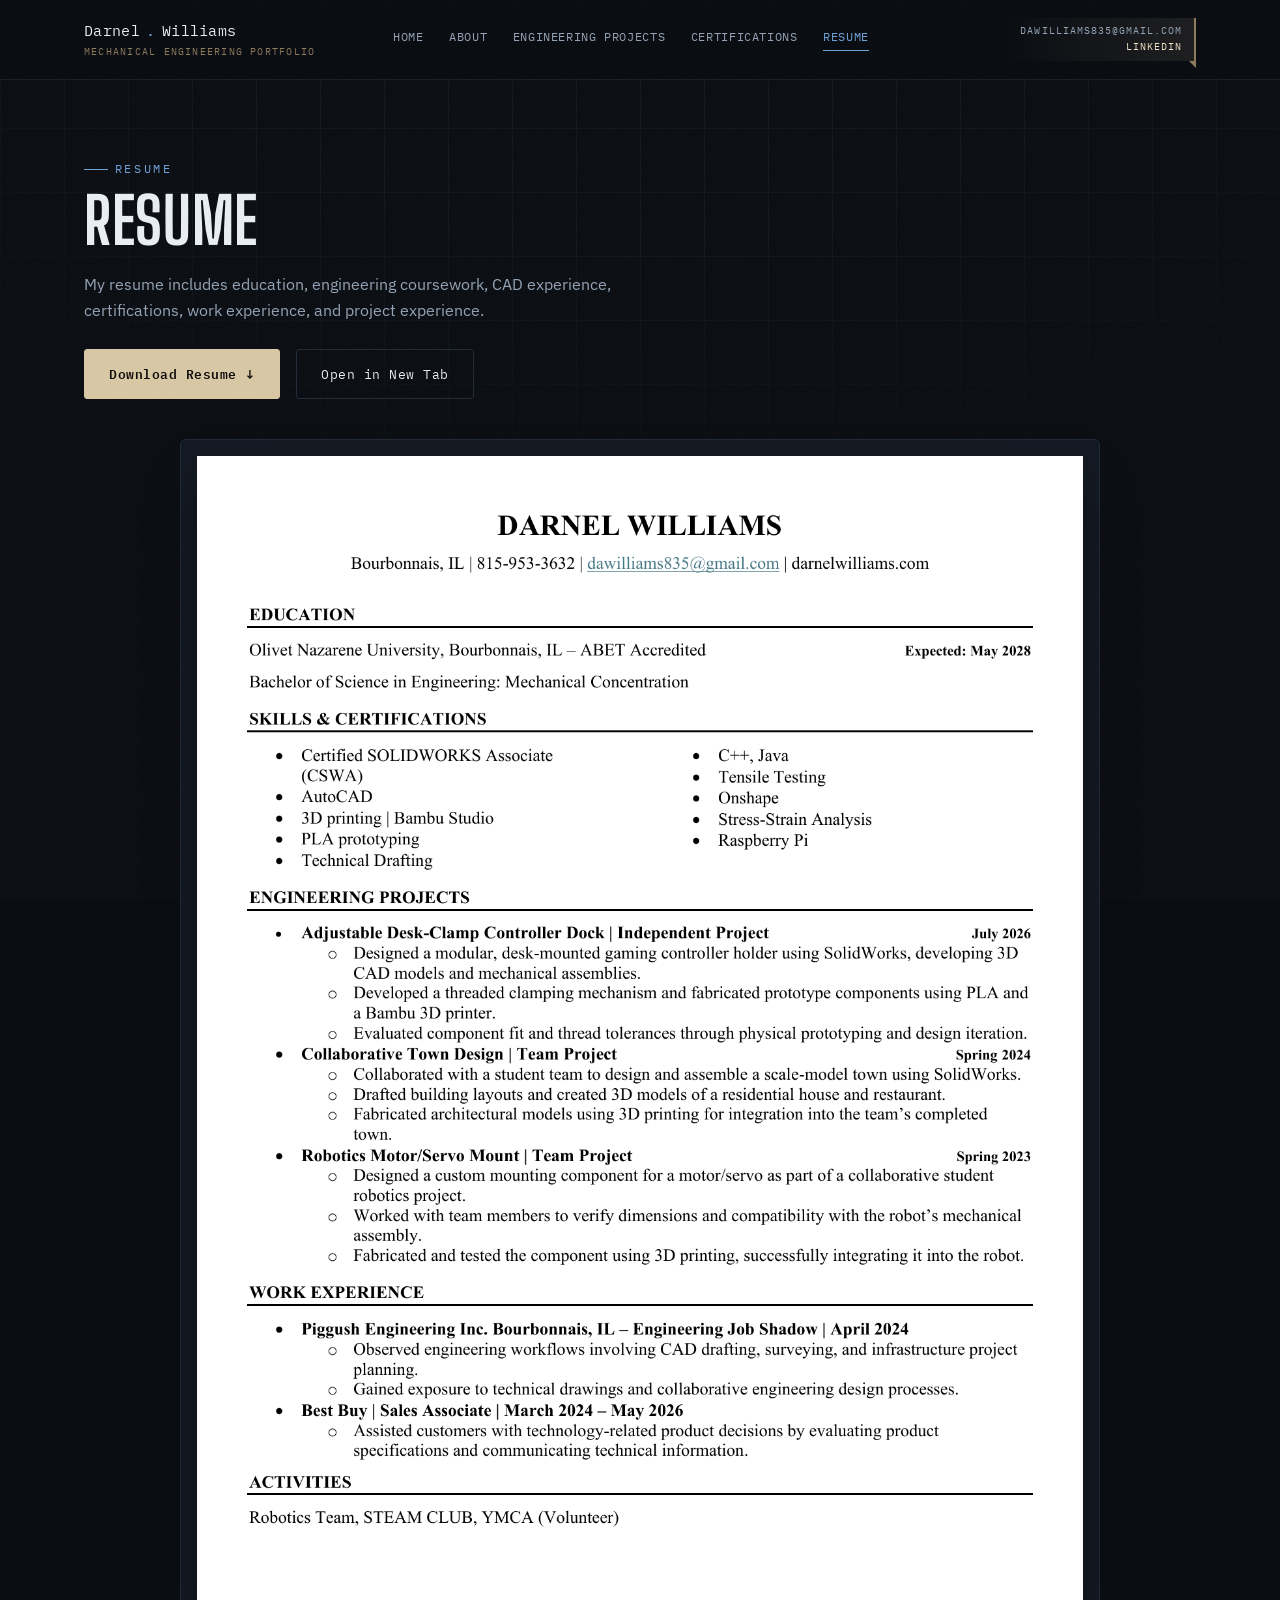
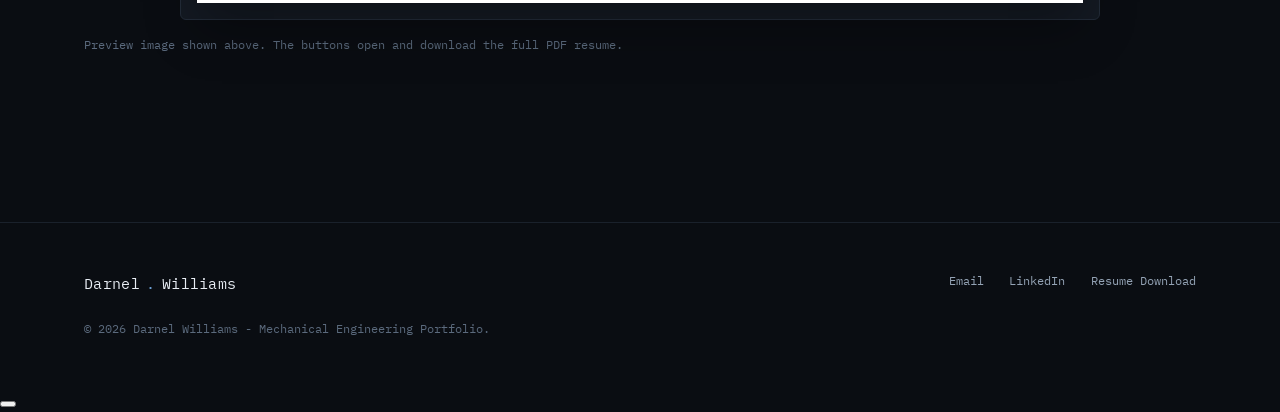
<file: resume.html>
<!DOCTYPE html>
<html lang="en">
<head>
  <meta charset="UTF-8" />
  <meta name="viewport" content="width=device-width, initial-scale=1.0" />
  <title>Resume - Darnel Williams</title>
  <link rel="preconnect" href="https://fonts.googleapis.com" />
  <link rel="preconnect" href="https://fonts.gstatic.com" crossorigin />
  <link href="https://fonts.googleapis.com/css2?family=Big+Shoulders:wght@500;600;700&family=IBM+Plex+Sans:wght@400;500;600&family=IBM+Plex+Mono:wght@400;500&display=swap" rel="stylesheet" />
  <link rel="stylesheet" href="css/style.css?v=20260726-project-gallery-2" />
</head>
<body>
  <div class="scroll-progress"></div>

  <header class="site-header">
    <div class="container nav">
      <a class="nav-brand" href="index.html">
        <span class="nav-mark">Darnel<span class="dot">.</span>Williams</span>
        <span class="nav-subtitle">Mechanical Engineering Portfolio</span>
      </a>
      <div class="nav-contact" aria-label="Contact links">
        <a href="mailto:dawilliams835@gmail.com">dawilliams835@gmail.com</a>
        <a href="https://linkedin.com/in/darnelwilliams030106/" target="_blank" rel="noopener">LinkedIn</a>
      </div>
      <nav class="nav-links" id="nav-links">
        <a href="index.html">Home</a>
        <a href="about.html">About</a>
        <a href="projects.html">Engineering Projects</a>
        <a href="certifications.html">Certifications</a>
        <a href="resume.html">Resume</a>
      </nav>
      <button class="nav-toggle" aria-label="Toggle navigation" aria-expanded="false">
        <svg width="18" height="18" viewBox="0 0 18 18" fill="none"><path d="M1 4H17M1 9H17M1 14H17" stroke="currentColor" stroke-width="1.5"/></svg>
      </button>
    </div>
  </header>

  <main>
    <section class="page-intro">
      <div class="container">
        <span class="eyebrow reveal">Resume</span>
        <h1 class="page-title reveal reveal-delay-1">Resume</h1>
        <p class="page-desc reveal reveal-delay-2">My resume includes education, engineering coursework, CAD experience, certifications, work experience, and project experience.</p>
        <div class="hero-actions reveal reveal-delay-2" style="margin-top: 1.6rem;">
          <a href="assets/resume/resume.pdf?v=20261117-resume-2" download class="btn btn-primary">Download Resume <span class="btn-arrow">&darr;</span></a>
          <a href="assets/resume/resume.pdf?v=20261117-resume-2" target="_blank" rel="noopener" class="btn">Open in New Tab</a>
        </div>
      </div>
    </section>

    <section class="section" style="padding-top: 1.5rem;">
      <div class="container">
        <a class="resume-preview reveal" href="assets/resume/resume.pdf?v=20261117-resume-2" target="_blank" rel="noopener" aria-label="Open Darnel Williams resume PDF">
          <img src="assets/resume/resume-preview.png?v=20261117-resume-2" alt="Preview of Darnel Williams resume" />
        </a>
        <p class="footer-note" style="margin-top: 1rem;">Preview image shown above. The buttons open and download the full PDF resume.</p>
      </div>
    </section>
  </main>

  <footer class="site-footer">
    <div class="container footer-grid">
      <div>
        <div class="nav-mark">Darnel<span class="dot">.</span>Williams</div>
        <p class="footer-note">&copy; <span id="year"></span> Darnel Williams - Mechanical Engineering Portfolio.</p>
      </div>
      <div class="footer-links">
        <a href="mailto:dawilliams835@gmail.com">Email</a>
        <a href="https://linkedin.com/in/darnelwilliams030106/" target="_blank" rel="noopener">LinkedIn</a>
        <a href="assets/resume/resume.pdf?v=20261117-resume-2" download>Resume Download</a>
      </div>
    </div>
  </footer>

  <script src="js/main.js?v=20260726-project-gallery-2"></script>
  <script>document.getElementById("year").textContent = new Date().getFullYear();</script>
</body>
</html>
</file>
<file: css/style.css>
/* ============================================================
   Portfolio design system
   Fonts: Big Shoulders (display/technical), IBM Plex Sans (body),
          IBM Plex Mono (labels, data, code)
   ============================================================ */

:root {
  --bg: #0a0d12;
  --bg-raised: #10141b;
  --bg-panel: #141a23;
  --bg-panel-hover: #182029;
  --border: #232c39;
  --border-soft: #1a212b;
  --text: #e8edf4;
  --text-dim: #94a3b5;
  --text-faint: #5b6a7d;
  --accent: #6fa3d8;
  --accent-bright: #9cc4ec;
  --accent-dim: #35526e;
  --accent-wash: rgba(111, 163, 216, 0.08);
  --accent-wash-strong: rgba(111, 163, 216, 0.16);
  --sand: #d8c7a5;
  --sand-bright: #efe1c5;
  --sand-dim: #8d7b5d;
  --sand-wash: rgba(216, 199, 165, 0.1);
  --amber: #d3a86a;
  --danger: #d87f7f;

  --font-display: "Big Shoulders", "Arial Narrow", sans-serif;
  --font-body: "IBM Plex Sans", -apple-system, sans-serif;
  --font-mono: "IBM Plex Mono", "SFMono-Regular", monospace;

  --max-width: 1240px;
  --gutter: clamp(1.5rem, 5vw, 4rem);

  --ease: cubic-bezier(0.16, 1, 0.3, 1);
}

* { box-sizing: border-box; }
html { scroll-behavior: smooth; }

body {
  margin: 0;
  background: var(--bg);
  color: var(--text);
  font-family: var(--font-body);
  font-size: 16px;
  line-height: 1.6;
  -webkit-font-smoothing: antialiased;
  overflow-x: hidden;
}
body.lightbox-open { overflow: hidden; }

/* Fixed blueprint grid + grain overlay */
body::before {
  content: "";
  position: fixed;
  inset: 0;
  z-index: 0;
  pointer-events: none;
  background-image:
    linear-gradient(var(--border-soft) 1px, transparent 1px),
    linear-gradient(90deg, var(--border-soft) 1px, transparent 1px);
  background-size: 64px 64px;
  mask-image: radial-gradient(ellipse 90% 70% at 50% 0%, black 40%, transparent 85%);
  opacity: 0.5;
}

body::after {
  content: "";
  position: fixed;
  inset: 0;
  z-index: 1;
  pointer-events: none;
  opacity: 0.035;
  background-image: url("data:image/svg+xml,%3Csvg xmlns='http://www.w3.org/2000/svg' width='120' height='120'%3E%3Cfilter id='n'%3E%3CfeTurbulence type='fractalNoise' baseFrequency='0.9' numOctaves='2' stitchTiles='stitch'/%3E%3C/filter%3E%3Crect width='100%25' height='100%25' filter='url(%23n)'/%3E%3C/svg%3E");
}

::selection { background: var(--accent-dim); color: var(--text); }

a { color: inherit; text-decoration: none; }

h1, h2, h3, h4 {
  font-family: var(--font-display);
  font-weight: 600;
  letter-spacing: 0.01em;
  margin: 0;
  line-height: 1.02;
}

p { margin: 0; }

img { max-width: 100%; display: block; }

.container {
  max-width: var(--max-width);
  margin: 0 auto;
  padding-inline: var(--gutter);
  position: relative;
  z-index: 2;
}

/* ---------- Utility ---------- */
.eyebrow {
  display: inline-flex;
  align-items: center;
  gap: 0.6em;
  font-family: var(--font-mono);
  font-size: 0.72rem;
  letter-spacing: 0.22em;
  text-transform: uppercase;
  color: var(--accent);
}
.eyebrow::before {
  content: "";
  width: 24px;
  height: 1px;
  background: var(--accent);
  display: inline-block;
}

.text-dim { color: var(--text-dim); }

.reveal {
  opacity: 0;
  transform: translateY(18px);
  transition: opacity 0.7s var(--ease), transform 0.7s var(--ease);
}
.reveal.is-visible { opacity: 1; transform: translateY(0); }
.reveal-delay-1 { transition-delay: 0.08s; }
.reveal-delay-2 { transition-delay: 0.16s; }
.reveal-delay-3 { transition-delay: 0.24s; }
.reveal-delay-4 { transition-delay: 0.32s; }

/* ---------- Buttons ---------- */
.btn {
  display: inline-flex;
  align-items: center;
  gap: 0.6rem;
  font-family: var(--font-mono);
  font-size: 0.82rem;
  letter-spacing: 0.04em;
  padding: 0.85rem 1.5rem;
  border-radius: 3px;
  border: 1px solid var(--border);
  background: transparent;
  color: var(--text);
  cursor: pointer;
  transition: border-color 0.3s var(--ease), background 0.3s var(--ease), transform 0.2s var(--ease);
  white-space: nowrap;
}
.btn:hover { border-color: var(--accent); background: var(--accent-wash); transform: translateY(-1px); }
.btn:active { transform: translateY(0); }
.btn-primary { background: var(--sand); border-color: var(--sand); color: #11100d; font-weight: 600; }
.btn-primary:hover { background: var(--sand-bright); border-color: var(--sand-bright); }
.btn-arrow { transition: transform 0.3s var(--ease); }
.btn:hover .btn-arrow { transform: translateX(3px); }

/* ---------- Nav ---------- */
.site-header {
  position: sticky;
  top: 0;
  z-index: 50;
  backdrop-filter: blur(14px);
  background: rgba(10, 13, 18, 0.72);
  border-bottom: 1px solid var(--border-soft);
}
.nav {
  display: grid;
  grid-template-columns: minmax(190px, 0.75fr) minmax(420px, 1.35fr) minmax(220px, 0.8fr);
  grid-template-areas: "brand links contact";
  align-items: center;
  column-gap: clamp(1rem, 2.4vw, 2.2rem);
  padding-block: 1.1rem;
}
.nav-mark {
  font-family: var(--font-mono);
  font-size: 0.95rem;
  letter-spacing: 0.02em;
  display: flex;
  align-items: baseline;
  gap: 0.4rem;
}
.nav-mark .dot { color: var(--accent); }
.nav-brand {
  grid-area: brand;
  display: flex;
  flex-direction: column;
  gap: 0.15rem;
}
.nav-subtitle {
  font-family: var(--font-mono);
  font-size: 0.64rem;
  letter-spacing: 0.12em;
  text-transform: uppercase;
  color: var(--sand-dim);
}
.nav-contact {
  grid-area: contact;
  justify-self: end;
  position: relative;
  display: flex;
  flex-direction: column;
  gap: 0.2rem;
  font-family: var(--font-mono);
  font-size: 0.64rem;
  letter-spacing: 0.1em;
  text-transform: uppercase;
  color: var(--sand-bright);
  line-height: 1.25;
  text-align: right;
  padding: 0.46rem 0.75rem 0.46rem 1rem;
  border-right: 2px solid var(--sand-dim);
  background: linear-gradient(90deg, transparent, var(--sand-wash));
}
.nav-contact::before {
  content: "";
  position: absolute;
  right: -2px;
  bottom: -7px;
  border-top: 7px solid var(--sand-dim);
  border-left: 7px solid transparent;
}
.nav-contact a {
  transition: color 0.25s;
  white-space: nowrap;
}
.nav-contact a:first-child { color: var(--text-dim); }
.nav-contact a:last-child { color: var(--sand-bright); }
.nav-contact a:hover { color: var(--text); }
.nav-links {
  grid-area: links;
  display: flex;
  justify-content: center;
  gap: clamp(1rem, 2vw, 2.1rem);
  font-family: var(--font-mono);
  font-size: 0.78rem;
  letter-spacing: 0.05em;
  text-transform: uppercase;
}
.nav-links a {
  position: relative;
  color: var(--text-dim);
  padding-bottom: 4px;
  transition: color 0.25s;
}
.nav-links a::after {
  content: "";
  position: absolute;
  left: 0; bottom: 0;
  width: 0; height: 1px;
  background: var(--accent);
  transition: width 0.3s var(--ease);
}
.nav-links a:hover { color: var(--text); }
.nav-links a:hover::after { width: 100%; }
.nav-links a.active { color: var(--accent); }
.nav-links a.active::after { width: 100%; }

.nav-toggle {
  display: none;
  background: none;
  border: 1px solid var(--border);
  border-radius: 3px;
  width: 40px; height: 40px;
  color: var(--text);
  cursor: pointer;
  align-items: center;
  justify-content: center;
}

@media (max-width: 860px) {
  .site-header {
    z-index: 1000;
    background: rgba(10, 13, 18, 0.94);
  }
  .nav-backdrop {
    position: fixed;
    z-index: 900;
    top: var(--nav-menu-top, 112px);
    right: 0;
    bottom: 0;
    left: 0;
    pointer-events: none;
    opacity: 0;
    background: rgba(10, 13, 18, 0.62);
    background-image:
      linear-gradient(rgba(26, 33, 43, 0.58) 1px, transparent 1px),
      linear-gradient(90deg, rgba(26, 33, 43, 0.58) 1px, transparent 1px);
    background-size: 64px 64px;
    backdrop-filter: blur(18px) saturate(120%);
    -webkit-backdrop-filter: blur(18px) saturate(120%);
    transition: opacity 0.25s var(--ease);
  }
  .nav-backdrop.open {
    pointer-events: auto;
    opacity: 1;
  }
  .nav-toggle { display: flex; }
  body.nav-open { overflow: hidden; }
  body.nav-open .site-header { background: #0a0d12; }
  .nav {
    display: flex;
    align-items: flex-start;
    gap: 1rem;
  }
  .nav-contact {
    order: 3;
    width: 100%;
    flex-direction: row;
    flex-wrap: wrap;
    margin: -0.4rem 0 0;
    font-size: 0.66rem;
    text-align: left;
    border-right: 0;
    border-left: 2px solid var(--sand-dim);
    padding-left: 0.75rem;
  }
  .nav-contact::before { display: none; }
  .nav-links {
    position: fixed;
    z-index: 1001;
    top: var(--nav-menu-top, 112px);
    right: 0;
    bottom: 0;
    left: 0;
    background: transparent;
    backdrop-filter: blur(18px);
    -webkit-backdrop-filter: blur(18px);
    flex-direction: column;
    justify-content: flex-start;
    align-items: flex-start;
    padding: 2rem var(--gutter);
    gap: 1.6rem;
    font-size: 1.1rem;
    transform: translateX(100%);
    transition: transform 0.4s var(--ease);
    border-top: 1px solid var(--border);
    box-shadow: -18px 0 60px rgba(0, 0, 0, 0.45);
  }
  .nav-links a {
    width: 100%;
    padding: 0.9rem 1rem;
    position: relative;
    z-index: 2;
    border: 1px solid var(--border);
    border-radius: 6px;
    background: rgba(20, 26, 35, 0.88);
    box-shadow: 0 14px 32px rgba(0, 0, 0, 0.32);
  }
  .nav-links.open { transform: translateX(0); }
}

/* ---------- Footer ---------- */
.site-footer {
  border-top: 1px solid var(--border-soft);
  padding-block: 3rem;
  margin-top: 6rem;
}
.footer-grid {
  display: flex;
  flex-wrap: wrap;
  gap: 2rem;
  justify-content: space-between;
  align-items: flex-start;
}
.footer-links {
  display: flex;
  gap: 1.6rem;
  font-family: var(--font-mono);
  font-size: 0.78rem;
  color: var(--text-dim);
}
.footer-links a:hover { color: var(--accent); }
.footer-note {
  font-family: var(--font-mono);
  font-size: 0.72rem;
  color: var(--text-faint);
  margin-top: 1.5rem;
}

/* ---------- Hero ---------- */
.hero {
  padding-top: clamp(4rem, 10vh, 7rem);
  padding-bottom: clamp(3rem, 8vh, 5rem);
  position: relative;
}
.hero-grid {
  display: grid;
  grid-template-columns: 1.4fr 1fr;
  gap: 3rem;
  align-items: end;
}
.hero-name {
  font-size: clamp(3.2rem, 8vw, 6.4rem);
  text-transform: uppercase;
  letter-spacing: 0.01em;
}
.hero-role {
  font-family: var(--font-mono);
  font-size: clamp(1rem, 2vw, 1.3rem);
  color: var(--accent);
  margin-top: 1.1rem;
}
.hero-desc {
  max-width: 46ch;
  color: var(--text-dim);
  margin-top: 1.4rem;
  font-size: 1.05rem;
}
.hero-interests {
  display: flex;
  flex-wrap: wrap;
  gap: 0.6rem;
  margin-top: 1.8rem;
}
.chip {
  font-family: var(--font-mono);
  font-size: 0.74rem;
  letter-spacing: 0.03em;
  padding: 0.45rem 0.85rem;
  border: 1px solid var(--border);
  border-radius: 3px;
  color: var(--text-dim);
  background: var(--sand-wash);
  transition: border-color 0.25s, color 0.25s;
}
.chip:hover { border-color: var(--sand); color: var(--sand-bright); }
.hero-actions {
  display: flex;
  gap: 1rem;
  margin-top: 2.2rem;
  flex-wrap: wrap;
}
.hero-meta {
  font-family: var(--font-mono);
  font-size: 0.78rem;
  color: var(--text-faint);
  border-left: 1px solid var(--border);
  padding-left: 1.4rem;
  display: flex;
  flex-direction: column;
  gap: 0.9rem;
}
.hero-meta strong { color: var(--text-dim); display: block; font-weight: 500; }

@media (max-width: 860px) {
  .hero-grid { grid-template-columns: 1fr; }
  .hero-meta { border-left: none; border-top: 1px solid var(--border); padding-left: 0; padding-top: 1.2rem; flex-direction: row; flex-wrap: wrap; gap: 1.6rem; }
}

/* ---------- Section shells ---------- */
section { position: relative; z-index: 2; }
.section {
  padding-block: clamp(3.5rem, 8vh, 6rem);
}
.section-head {
  display: flex;
  justify-content: space-between;
  align-items: flex-end;
  gap: 2rem;
  margin-bottom: 2.6rem;
  flex-wrap: wrap;
}
.section-title {
  font-size: clamp(1.9rem, 3.4vw, 2.6rem);
  margin-top: 0.5rem;
}
.section-lede {
  max-width: 60ch;
  color: var(--text-dim);
}

/* ---------- Cards / grid ---------- */
.card-grid {
  display: grid;
  grid-template-columns: repeat(auto-fill, minmax(300px, 1fr));
  gap: 1.4rem;
}
.card {
  background: var(--bg-panel);
  border: 1px solid var(--border);
  border-radius: 6px;
  overflow: hidden;
  transition: transform 0.35s var(--ease), border-color 0.35s var(--ease), box-shadow 0.35s var(--ease);
  display: flex;
  flex-direction: column;
}
.card:hover {
  transform: translateY(-4px);
  border-color: var(--accent-dim);
  box-shadow: 0 20px 40px -20px rgba(0,0,0,0.5);
}
.card-media {
  aspect-ratio: 16/10;
  background: var(--bg-raised);
  border-bottom: 1px solid var(--border);
  overflow: hidden;
  position: relative;
}
.card-media img { width: 100%; height: 100%; object-fit: cover; transition: transform 0.6s var(--ease); }
.card:hover .card-media img { transform: scale(1.05); }
.card-media-empty {
  width: 100%;
  height: 100%;
  display: grid;
  place-items: center;
  font-family: var(--font-mono);
  font-size: 0.8rem;
  color: var(--text-faint);
}
.card-body { padding: 1.4rem; display: flex; flex-direction: column; gap: 0.7rem; flex: 1; }
.card-tag {
  font-family: var(--font-mono);
  font-size: 0.68rem;
  letter-spacing: 0.08em;
  text-transform: uppercase;
  color: var(--sand);
}
.card-title { font-size: 1.3rem; }
.card-text { color: var(--text-dim); font-size: 0.92rem; flex: 1; }
.card-foot {
  display: flex;
  justify-content: space-between;
  align-items: center;
  margin-top: 0.4rem;
  font-family: var(--font-mono);
  font-size: 0.72rem;
  color: var(--text-faint);
}
.card-link {
  display: inline-flex;
  align-items: center;
  gap: 0.4rem;
  color: var(--accent);
  font-family: var(--font-mono);
  font-size: 0.78rem;
}
.card:hover .card-link .btn-arrow { transform: translateX(3px); }
.project-card-wide {
  display: grid;
  grid-template-columns: minmax(0, 1.05fr) minmax(320px, 0.95fr);
  align-items: stretch;
}
.project-card-wide .card-media {
  min-height: 320px;
  border-bottom: 0;
  border-right: 1px solid var(--border);
}
.project-card-wide .card-body {
  justify-content: center;
}

.tag-row { display: flex; flex-wrap: wrap; gap: 0.4rem; }
.tag-pill {
  font-family: var(--font-mono);
  font-size: 0.66rem;
  letter-spacing: 0.03em;
  padding: 0.25rem 0.55rem;
  border: 1px solid var(--border);
  border-radius: 3px;
  color: var(--text-faint);
}

/* ---------- Skills ---------- */
.skill-list { border-top: 1px solid var(--border-soft); }
.skill-row {
  display: grid;
  grid-template-columns: 2fr 3fr auto;
  gap: 1.5rem;
  align-items: center;
  padding: 1.3rem 0;
  border-bottom: 1px solid var(--border-soft);
  transition: background 0.3s;
}
.skill-row:hover { background: var(--accent-wash); }
.skill-name { font-family: var(--font-display); font-size: 1.3rem; letter-spacing: 0.01em; }
.skill-desc { color: var(--text-dim); font-size: 0.9rem; }
.skill-index { font-family: var(--font-mono); color: var(--text-faint); font-size: 0.8rem; }

@media (max-width: 700px) {
  .skill-row { grid-template-columns: 1fr; gap: 0.4rem; }
}

/* ---------- Filters ---------- */
.filter-bar {
  display: flex;
  flex-wrap: wrap;
  gap: 0.6rem;
  margin-bottom: 2.2rem;
}
.filter-btn {
  font-family: var(--font-mono);
  font-size: 0.74rem;
  letter-spacing: 0.03em;
  padding: 0.5rem 0.95rem;
  border: 1px solid var(--border);
  border-radius: 3px;
  background: transparent;
  color: var(--text-dim);
  cursor: pointer;
  transition: all 0.25s var(--ease);
}
.filter-btn:hover { border-color: var(--accent); color: var(--text); }
.filter-btn.active { background: var(--accent); border-color: var(--accent); color: #061019; font-weight: 600; }

/* ---------- Empty state ---------- */
.empty-state {
  border: 1px dashed var(--border);
  border-radius: 6px;
  padding: 3rem 2rem;
  text-align: center;
  color: var(--text-faint);
  font-size: 0.9rem;
}
.empty-state h3 {
  font-family: var(--font-display);
  color: var(--text);
  font-size: 1.5rem;
  margin-bottom: 0.7rem;
}
.empty-state p {
  color: var(--text-dim);
  max-width: 58ch;
  margin: 0 auto;
}

/* ---------- Page intro (sub-pages) ---------- */
.page-intro { padding-top: clamp(3rem, 8vh, 5rem); padding-bottom: 1rem; }
.page-title { font-size: clamp(2.4rem, 6vw, 4rem); text-transform: uppercase; margin-top: 0.6rem; }
.page-desc { max-width: 60ch; color: var(--text-dim); margin-top: 1.2rem; }

/* ---------- Certification cards ---------- */
.cert-card {
  background: var(--bg-panel);
  border: 1px solid var(--border);
  border-radius: 6px;
  padding: 1.6rem;
  transition: border-color 0.3s, transform 0.3s var(--ease);
  display: flex;
  flex-direction: column;
  gap: 0.9rem;
}
.cert-card:hover { border-color: var(--sand-dim); transform: translateY(-3px); }
.cert-status {
  display: inline-flex;
  align-items: center;
  gap: 0.5rem;
  font-family: var(--font-mono);
  font-size: 0.68rem;
  letter-spacing: 0.06em;
  text-transform: uppercase;
  color: var(--text-faint);
}
.cert-status .dot { width: 6px; height: 6px; border-radius: 50%; background: var(--text-faint); }
.cert-status.earned .dot { background: var(--accent); }
.cert-status.earned { color: var(--accent); }
.cert-status.progress .dot { background: var(--amber); }
.cert-status.progress { color: var(--amber); }
.cert-title { font-family: var(--font-display); font-size: 1.5rem; }
.cert-issuer { font-family: var(--font-mono); font-size: 0.8rem; color: var(--text-dim); }
.cert-meta { font-family: var(--font-mono); font-size: 0.76rem; color: var(--text-faint); }
.cert-desc { color: var(--text-dim); font-size: 0.9rem; }
.cert-foot { display: flex; justify-content: space-between; align-items: center; margin-top: auto; padding-top: 0.6rem; border-top: 1px solid var(--border-soft); font-family: var(--font-mono); font-size: 0.72rem; color: var(--text-faint); }
.cert-badge { min-height: 270px; display: flex; align-items: center; }
.cert-link-disabled { color: var(--text-faint); }
.cert-media {
  width: min(180px, 70%);
  align-self: center;
  margin-bottom: 0.3rem;
  padding: 0.6rem;
  border: 1px solid var(--border-soft);
  border-radius: 6px;
  background: #f7f5ef;
}
.cert-media img {
  width: 100%;
  height: auto;
  object-fit: contain;
}
.cert-media-wide {
  width: 100%;
  max-width: 320px;
  padding: 0.35rem;
}

/* ---------- Drawing / gallery items ---------- */
.gallery-grid {
  display: grid;
  grid-template-columns: repeat(auto-fill, minmax(260px, 1fr));
  gap: 1.2rem;
}
.gallery-item {
  border: 1px solid var(--border);
  border-radius: 6px;
  overflow: hidden;
  background: var(--bg-panel);
}
.gallery-item .media { aspect-ratio: 4/3; background: var(--bg-raised); overflow: hidden; }
.gallery-item img { width: 100%; height: 100%; object-fit: cover; }
.gallery-caption { padding: 0.9rem 1.1rem; display: flex; justify-content: space-between; align-items: center; gap: 0.6rem; }
.gallery-caption .name { font-size: 0.88rem; }
.gallery-caption .dl { font-family: var(--font-mono); font-size: 0.7rem; color: var(--accent); white-space: nowrap; }

.resume-preview {
  display: block;
  width: min(920px, 100%);
  margin-inline: auto;
  padding: clamp(0.6rem, 2vw, 1rem);
  border: 1px solid var(--border);
  border-radius: 6px;
  background: var(--bg-panel);
}
.resume-preview img {
  display: block;
  width: 100%;
  height: auto;
  background: #fff;
  box-shadow: 0 24px 50px rgba(0, 0, 0, 0.32);
}

/* ---------- Timeline (About) ---------- */
.timeline { border-left: 1px solid var(--border); padding-left: 2rem; display: flex; flex-direction: column; gap: 2.4rem; margin-top: 1rem; }
.timeline-item { position: relative; }
.timeline-item::before {
  content: "";
  position: absolute;
  left: -2.02rem;
  top: 0.3rem;
  width: 9px; height: 9px;
  border-radius: 50%;
  background: var(--bg);
  border: 2px solid var(--accent);
}
.timeline-date { font-family: var(--font-mono); font-size: 0.74rem; color: var(--accent); letter-spacing: 0.04em; }
.timeline-title { font-size: 1.25rem; margin-top: 0.4rem; font-family: var(--font-display); }
.timeline-org { color: var(--text-dim); font-size: 0.9rem; margin-top: 0.2rem; }
.timeline-desc { color: var(--text-dim); font-size: 0.92rem; margin-top: 0.5rem; max-width: 60ch; }
.about-split {
  display: grid;
  grid-template-columns: minmax(0, 0.9fr) minmax(0, 1.1fr);
  gap: clamp(2rem, 5vw, 4.5rem);
  align-items: start;
}
.about-split .section-head { margin-bottom: 1.2rem; }

/* ---------- Contact ---------- */
.contact-grid {
  display: grid;
  grid-template-columns: 1fr 1fr;
  gap: 3rem;
}
.contact-list { display: flex; flex-direction: column; }
.contact-row {
  display: flex;
  justify-content: space-between;
  align-items: center;
  padding: 1.3rem 0;
  border-bottom: 1px solid var(--border-soft);
  transition: padding-left 0.3s var(--ease), color 0.3s;
}
.contact-row:hover { padding-left: 0.6rem; color: var(--accent-bright); }
.contact-label { font-family: var(--font-mono); font-size: 0.72rem; color: var(--text-faint); letter-spacing: 0.05em; text-transform: uppercase; }
.contact-value { font-size: 1.05rem; }

.form-field { display: flex; flex-direction: column; gap: 0.5rem; margin-bottom: 1.3rem; }
.form-field label { font-family: var(--font-mono); font-size: 0.72rem; color: var(--text-faint); letter-spacing: 0.05em; text-transform: uppercase; }
.form-field input, .form-field textarea {
  background: var(--bg-panel);
  border: 1px solid var(--border);
  border-radius: 4px;
  padding: 0.85rem 1rem;
  color: var(--text);
  font-family: var(--font-body);
  font-size: 0.95rem;
  transition: border-color 0.25s;
}
.form-field input:focus, .form-field textarea:focus { outline: none; border-color: var(--accent); }
.form-field textarea { resize: vertical; min-height: 130px; }
.form-note { font-family: var(--font-mono); font-size: 0.72rem; color: var(--text-faint); margin-top: 0.8rem; }
.form-success { display: none; border: 1px solid var(--accent-dim); background: var(--accent-wash); border-radius: 4px; padding: 1.1rem 1.2rem; font-family: var(--font-mono); font-size: 0.85rem; color: var(--accent-bright); margin-top: 1.2rem; }
.form-success.show { display: block; }

@media (max-width: 860px) {
  .contact-grid { grid-template-columns: 1fr; }
}

/* ---------- Project detail template ---------- */
.project-hero {
  padding-top: clamp(3rem, 8vh, 5rem);
  display: grid;
  grid-template-columns: 1.3fr 1fr;
  gap: 3rem;
  align-items: start;
}
.project-hero-media {
  margin: 0;
  aspect-ratio: 4/3;
  background: var(--bg-panel);
  border: 1px solid var(--border);
  border-radius: 6px;
  overflow: hidden;
}
.project-hero-media img { width: 100%; height: 100%; object-fit: cover; }
.project-feature {
  max-width: 1380px;
  display: grid;
  grid-template-columns: minmax(360px, 0.72fr) minmax(620px, 1.28fr);
  gap: clamp(2rem, 4vw, 3.6rem);
  align-items: center;
}
.project-visual-stack {
  display: grid;
  grid-template-columns: minmax(0, 1fr) minmax(210px, 0.5fr);
  gap: 1.2rem;
  align-items: stretch;
}
.project-visual-stack .project-hero-media {
  aspect-ratio: auto;
  display: flex;
  flex-direction: column;
  gap: 0.45rem;
  overflow: visible;
  border: 0;
  background: transparent;
}
.project-feature .project-main-media {
  min-height: 0;
}
.project-visual-stack .image-zoom {
  flex: 1;
  min-height: 0;
  border: 1px solid var(--border);
  border-radius: 6px;
  background: var(--bg-panel);
}
.project-side-media {
  display: grid;
  gap: 1.05rem;
}
.project-main-media .image-zoom {
  aspect-ratio: 4/3;
}
.project-side-media .image-zoom {
  aspect-ratio: 16/10;
}
.project-hero-media.media-contain img {
  object-fit: contain;
  padding: 0.35rem;
  background: #f6f4ef;
}
.project-visual-stack figcaption {
  font-family: var(--font-mono);
  font-size: 0.66rem;
  letter-spacing: 0.06em;
  text-transform: uppercase;
  color: var(--text-faint);
  line-height: 1.3;
}
.image-zoom {
  appearance: none;
  border: 0;
  border-radius: inherit;
  display: block;
  position: relative;
  width: 100%;
  height: 100%;
  padding: 0;
  background: transparent;
  color: inherit;
  cursor: zoom-in;
  overflow: hidden;
}
.image-zoom:focus-visible {
  outline: 2px solid var(--accent);
  outline-offset: -3px;
}
.image-lightbox {
  position: fixed;
  inset: 0;
  z-index: 2000;
  display: none;
  place-items: center;
  padding: clamp(1rem, 4vw, 2.5rem);
  background: rgba(4, 6, 9, 0.86);
  backdrop-filter: blur(14px);
  -webkit-backdrop-filter: blur(14px);
}
.image-lightbox.open { display: grid; }
.image-lightbox-panel {
  width: min(1120px, 100%);
  max-height: 92vh;
  display: grid;
  gap: 0.85rem;
}
.image-lightbox img {
  width: 100%;
  max-height: 82vh;
  object-fit: contain;
  border: 1px solid var(--border);
  border-radius: 6px;
  background: var(--bg-panel);
  box-shadow: 0 28px 70px rgba(0, 0, 0, 0.55);
}
.image-lightbox-caption {
  color: var(--text-dim);
  font-size: 0.9rem;
}
.image-lightbox-close {
  position: absolute;
  top: 1rem;
  right: 1rem;
  width: 42px;
  height: 42px;
  border: 1px solid var(--border);
  border-radius: 4px;
  background: rgba(20, 26, 35, 0.92);
  color: var(--text);
  font-size: 1.4rem;
  line-height: 1;
  cursor: pointer;
}
.image-lightbox-close:hover { border-color: var(--accent); }
.profile-photo {
  display: grid;
  place-items: center;
  aspect-ratio: 3/4;
  width: min(310px, 100%);
  max-height: 465px;
  justify-self: center;
}
.profile-photo img {
  width: 100%;
  height: 100%;
  object-fit: contain;
  object-position: center;
  background: #111722;
}
.project-facts { border-top: 1px solid var(--border-soft); margin-top: 1.6rem; padding-top: 1.2rem; display: flex; flex-direction: column; gap: 0.9rem; }
.project-fact { display: flex; justify-content: space-between; font-size: 0.88rem; }
.project-fact .k { font-family: var(--font-mono); color: var(--text-faint); text-transform: uppercase; letter-spacing: 0.04em; font-size: 0.7rem; }
.project-fact .v { color: var(--text-dim); text-align: right; }

.project-media-grid {
  display: grid;
  grid-template-columns: repeat(auto-fit, minmax(260px, 1fr));
  gap: 1.2rem;
  margin-top: 1.4rem;
}
.project-media-item {
  margin: 0;
  border: 1px solid var(--border);
  border-radius: 6px;
  overflow: hidden;
  background: var(--bg-panel);
}
.project-media-item img {
  width: 100%;
  aspect-ratio: 4/3;
  object-fit: cover;
  background: var(--bg-raised);
}
.project-media-item.media-contain img {
  object-fit: contain;
  padding: 0.8rem;
  background: #f6f4ef;
}
.town-gallery { grid-template-columns: repeat(2, minmax(0, 1fr)); }
.town-gallery .image-zoom { height: auto; aspect-ratio: 4/3; }
.town-gallery .image-zoom img { height: 100%; object-fit: contain; }
@media (max-width: 600px) { .town-gallery { grid-template-columns: 1fr; } }
.project-media-item figcaption {
  padding: 0.9rem 1rem;
  color: var(--text-dim);
  font-size: 0.86rem;
}

.detail-section { padding-block: clamp(2.6rem, 6vh, 4rem); border-top: 1px solid var(--border-soft); }
.detail-section:first-of-type { border-top: none; }
.detail-label { font-family: var(--font-mono); font-size: 0.72rem; letter-spacing: 0.12em; text-transform: uppercase; color: var(--accent); }
.detail-title { font-size: clamp(1.5rem, 3vw, 2rem); margin-top: 0.6rem; }
.detail-body { color: var(--text-dim); max-width: 74ch; margin-top: 1.1rem; }
.detail-body p + p { margin-top: 1rem; }
.detail-list { color: var(--text-dim); margin-top: 1.1rem; padding-left: 1.2rem; display: flex; flex-direction: column; gap: 0.5rem; }

.two-col { display: grid; grid-template-columns: 1fr 1fr; gap: 3rem; }
@media (max-width: 860px) {
  .project-hero { grid-template-columns: 1fr; }
  .project-feature,
  .project-card-wide {
    grid-template-columns: 1fr;
  }
  .project-feature {
    max-width: var(--max-width);
  }
  .project-visual-stack {
    grid-template-columns: 1fr;
    width: 100%;
    min-width: 0;
  }
  .project-side-media {
    grid-template-columns: 1fr 1fr;
    width: 100%;
    min-width: 0;
  }
  .project-visual-stack .project-hero-media {
    width: 100%;
    min-width: 0;
    aspect-ratio: auto;
  }
  .project-feature .project-main-media {
    min-height: 0;
  }
  .project-card-wide .card-media {
    min-height: 0;
    border-right: 0;
    border-bottom: 1px solid var(--border);
  }
  .two-col { grid-template-columns: 1fr; gap: 1.5rem; }
  .about-split { grid-template-columns: 1fr; }
}

.download-list { display: flex; flex-direction: column; margin-top: 1.2rem; }
.download-row {
  display: flex;
  justify-content: space-between;
  align-items: center;
  padding: 1rem 1.2rem;
  border: 1px solid var(--border);
  border-radius: 4px;
  margin-bottom: 0.7rem;
  transition: border-color 0.25s, background 0.25s;
}
.download-row:hover { border-color: var(--sand-dim); background: var(--sand-wash); }
.download-name { font-size: 0.92rem; }
.download-meta { font-family: var(--font-mono); font-size: 0.7rem; color: var(--text-faint); margin-top: 0.2rem; }
.download-link { font-family: var(--font-mono); font-size: 0.76rem; color: var(--accent); white-space: nowrap; margin-left: 1rem; }

.project-nav {
  display: flex;
  justify-content: space-between;
  padding-block: 2.4rem;
  border-top: 1px solid var(--border-soft);
  font-family: var(--font-mono);
  font-size: 0.82rem;
}
.project-nav a { color: var(--text-dim); transition: color 0.25s; }
.project-nav a:hover { color: var(--accent); }

@media (max-width: 600px) {
  :root { --gutter: 1.35rem; }

  .site-header { background: rgba(10, 13, 18, 0.9); }
  .nav { padding-block: 0.9rem; gap: 0.85rem; }
  .nav-mark { font-size: 0.86rem; }
  .nav-subtitle { font-size: 0.56rem; line-height: 1.55; }
  .nav-contact {
    gap: 0.15rem 0.65rem;
    font-size: 0.58rem;
    letter-spacing: 0.08em;
  }

  .hero {
    padding-top: 3.1rem;
    padding-bottom: 2.8rem;
  }
  .hero-name { font-size: clamp(3.1rem, 18vw, 4.8rem); }
  .hero-desc,
  .page-desc {
    font-size: 0.98rem;
    line-height: 1.65;
  }
  .hero-actions,
  .filter-bar {
    gap: 0.7rem;
  }
  .btn {
    width: 100%;
    justify-content: center;
    padding-inline: 1rem;
  }

  .section { padding-block: 3rem; }
  .section-head {
    margin-bottom: 1.7rem;
    gap: 1rem;
  }
  .page-intro {
    padding-top: 2.7rem;
    padding-bottom: 0.3rem;
  }
  .page-title { font-size: clamp(2.6rem, 16vw, 3.7rem); }

  .card-grid,
  .project-media-grid {
    grid-template-columns: 1fr;
    gap: 1rem;
  }
  .project-feature .project-hero-media {
    min-height: 0;
  }
  .project-visual-stack .project-hero-media {
    width: 100%;
    aspect-ratio: auto;
  }
  .project-side-media {
    grid-template-columns: 1fr;
  }
  .project-side-media .image-zoom {
    aspect-ratio: 16/10;
  }
  .image-lightbox {
    padding: 0.8rem;
  }
  .image-lightbox-close {
    top: 0.75rem;
    right: 0.75rem;
  }
  .card-body,
  .cert-card {
    padding: 1.2rem;
  }
  .cert-media,
  .cert-media-wide {
    max-width: 260px;
  }

  .timeline {
    padding-left: 1.4rem;
    gap: 1.8rem;
  }
  .timeline-item::before { left: -1.42rem; }
  .detail-list {
    padding-left: 1rem;
    gap: 0.45rem;
  }
  .profile-photo {
    width: min(260px, 82vw);
    max-height: 390px;
  }

  .download-row {
    align-items: flex-start;
    gap: 0.8rem;
    padding: 0.9rem 1rem;
  }
  .download-meta {
    display: block;
    overflow-wrap: anywhere;
  }

  .resume-preview {
    padding: 0.45rem;
    border-radius: 4px;
  }
  .resume-preview img { box-shadow: 0 16px 32px rgba(0, 0, 0, 0.28); }

  .footer-grid { gap: 1.4rem; }
  .footer-links {
    width: 100%;
    flex-direction: column;
    gap: 0.75rem;
  }
}

/* ---------- Coming soon (Blog) ---------- */
.coming-soon {
  border: 1px dashed var(--border);
  border-radius: 8px;
  padding: clamp(3rem, 8vh, 5rem) 2rem;
  text-align: center;
  margin-top: 2rem;
}
.coming-soon .eyebrow { justify-content: center; }
.coming-soon h2 { margin-top: 1rem; font-size: clamp(1.8rem, 4vw, 2.6rem); }
.coming-soon p { color: var(--text-dim); max-width: 52ch; margin: 1.1rem auto 0; }

/* ---------- Back to top / scroll progress ---------- */
.scroll-progress {
  position: fixed;
  top: 0; left: 0;
  height: 2px;
  background: var(--accent);
  z-index: 100;
  width: 0%;
  transition: width 0.1s linear;
}

/* ---------- Responsive tweaks ---------- */
@media (max-width: 700px) {
  .section-head { flex-direction: column; align-items: flex-start; }
}
</file>
